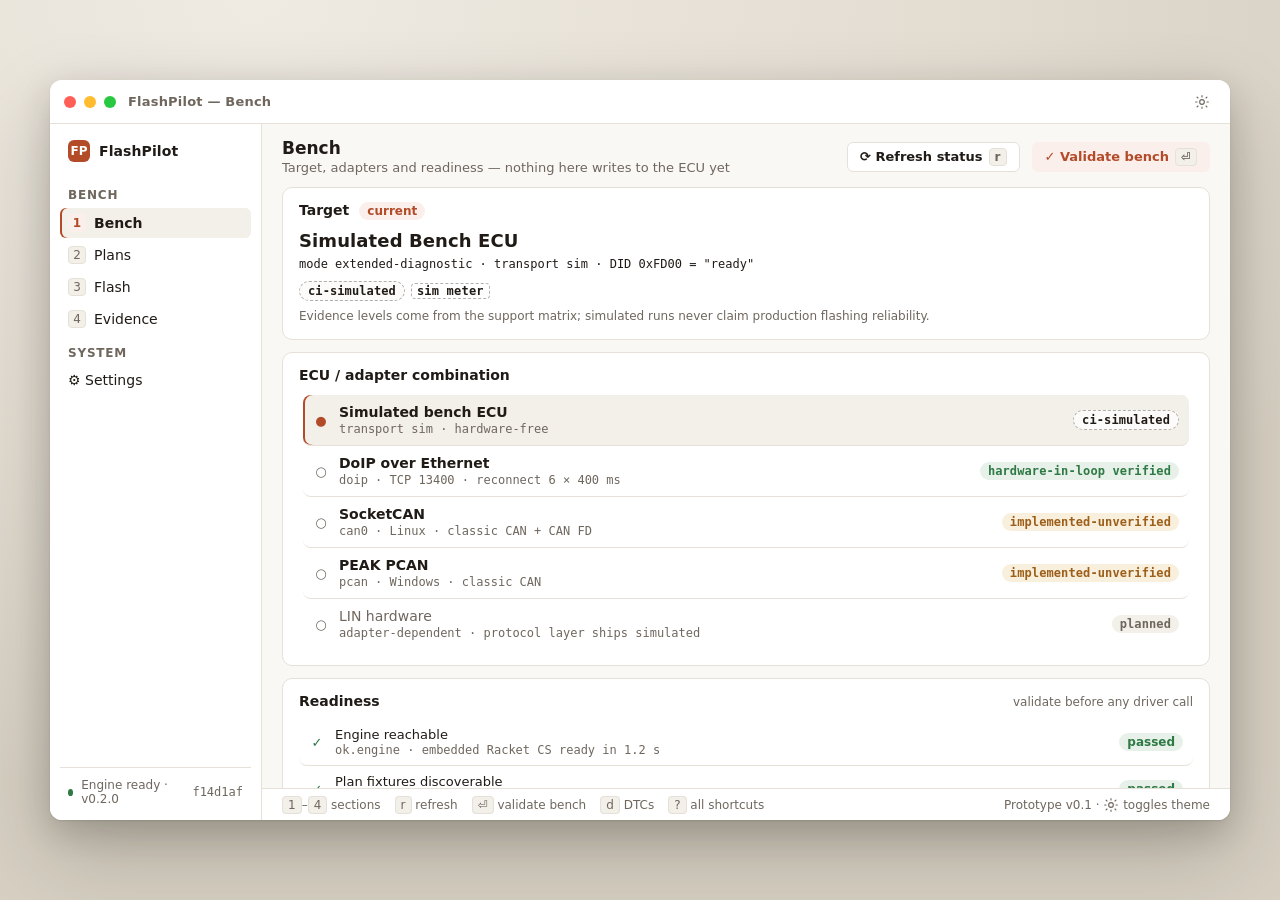
<file: design/index.html>
<!doctype html>
<html lang="zh-CN"><head><meta charset="utf-8"><meta name="viewport" content="width=device-width,initial-scale=1"><title>flashpilot — 原型</title><script>location.replace("prototype/bench.html"+location.search+location.hash)</script></head><body><a href="prototype/bench.html">打开 flashpilot</a></body></html>
</file>
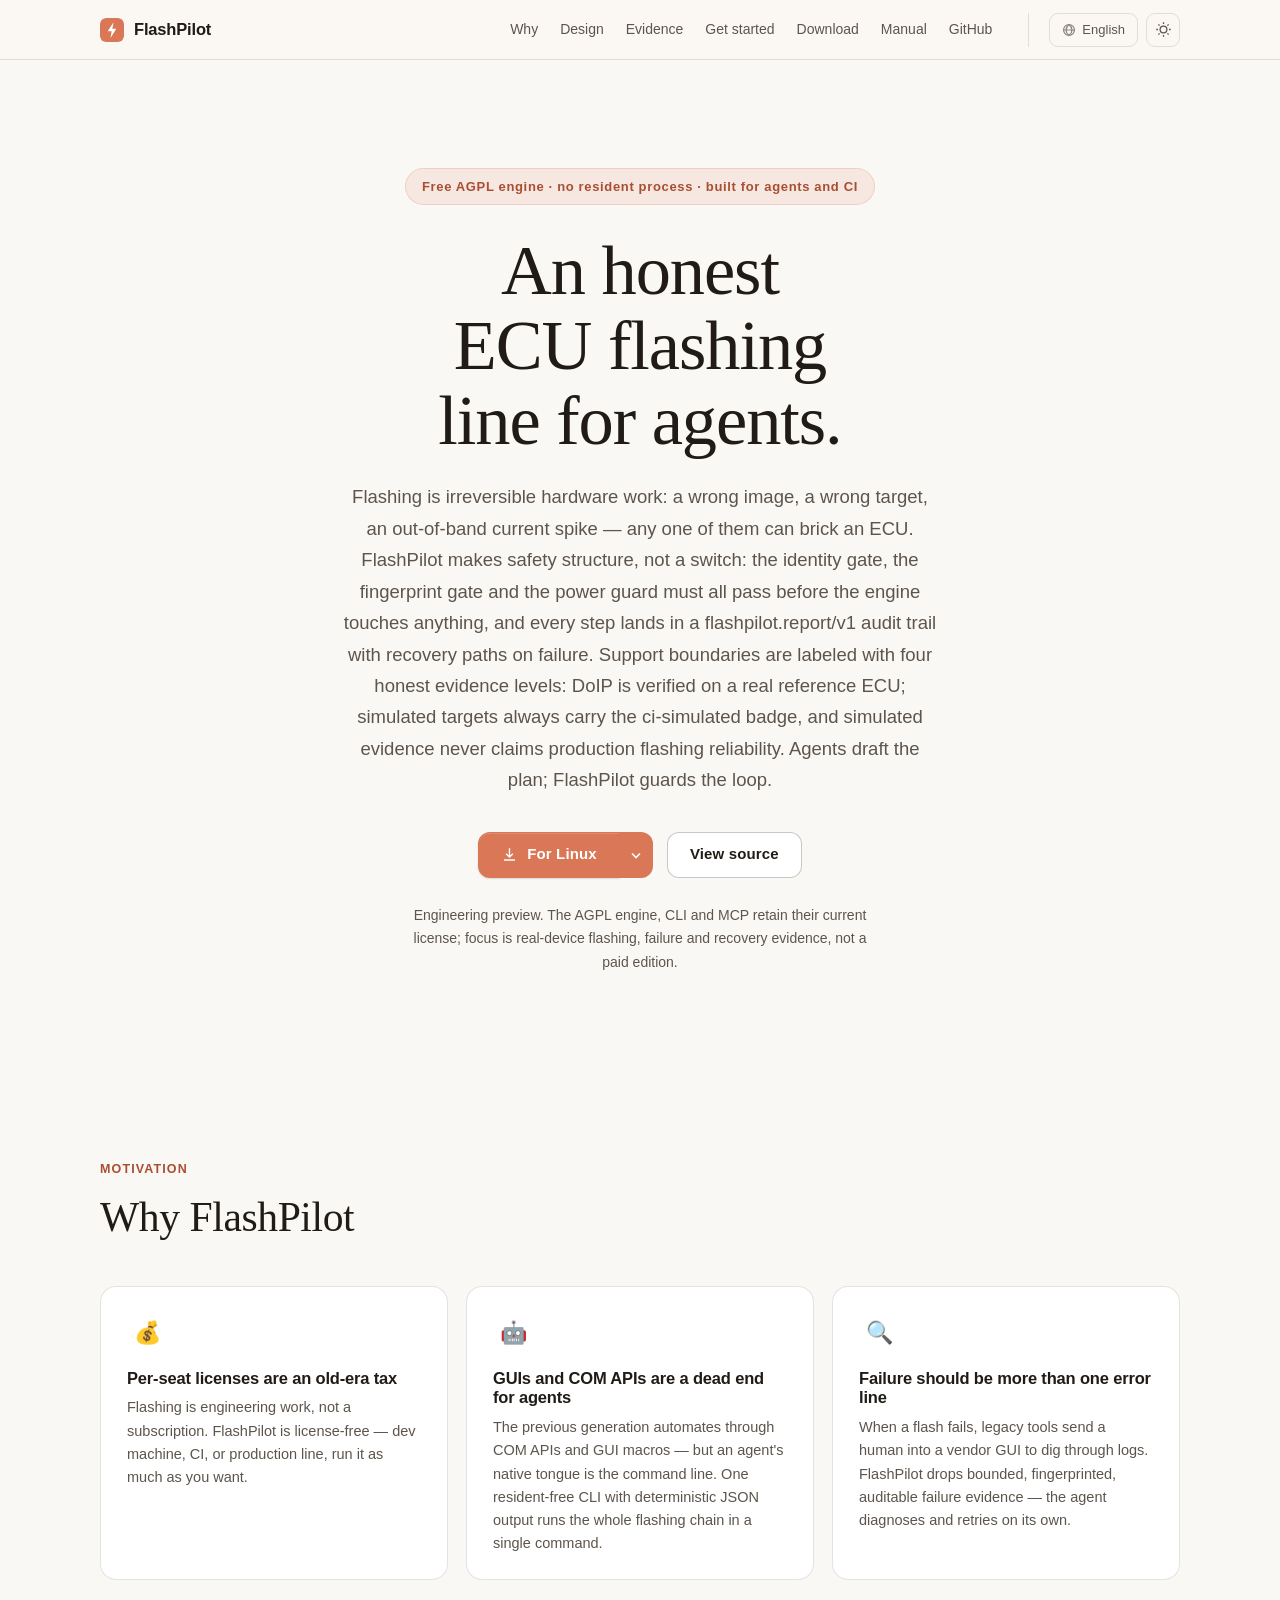
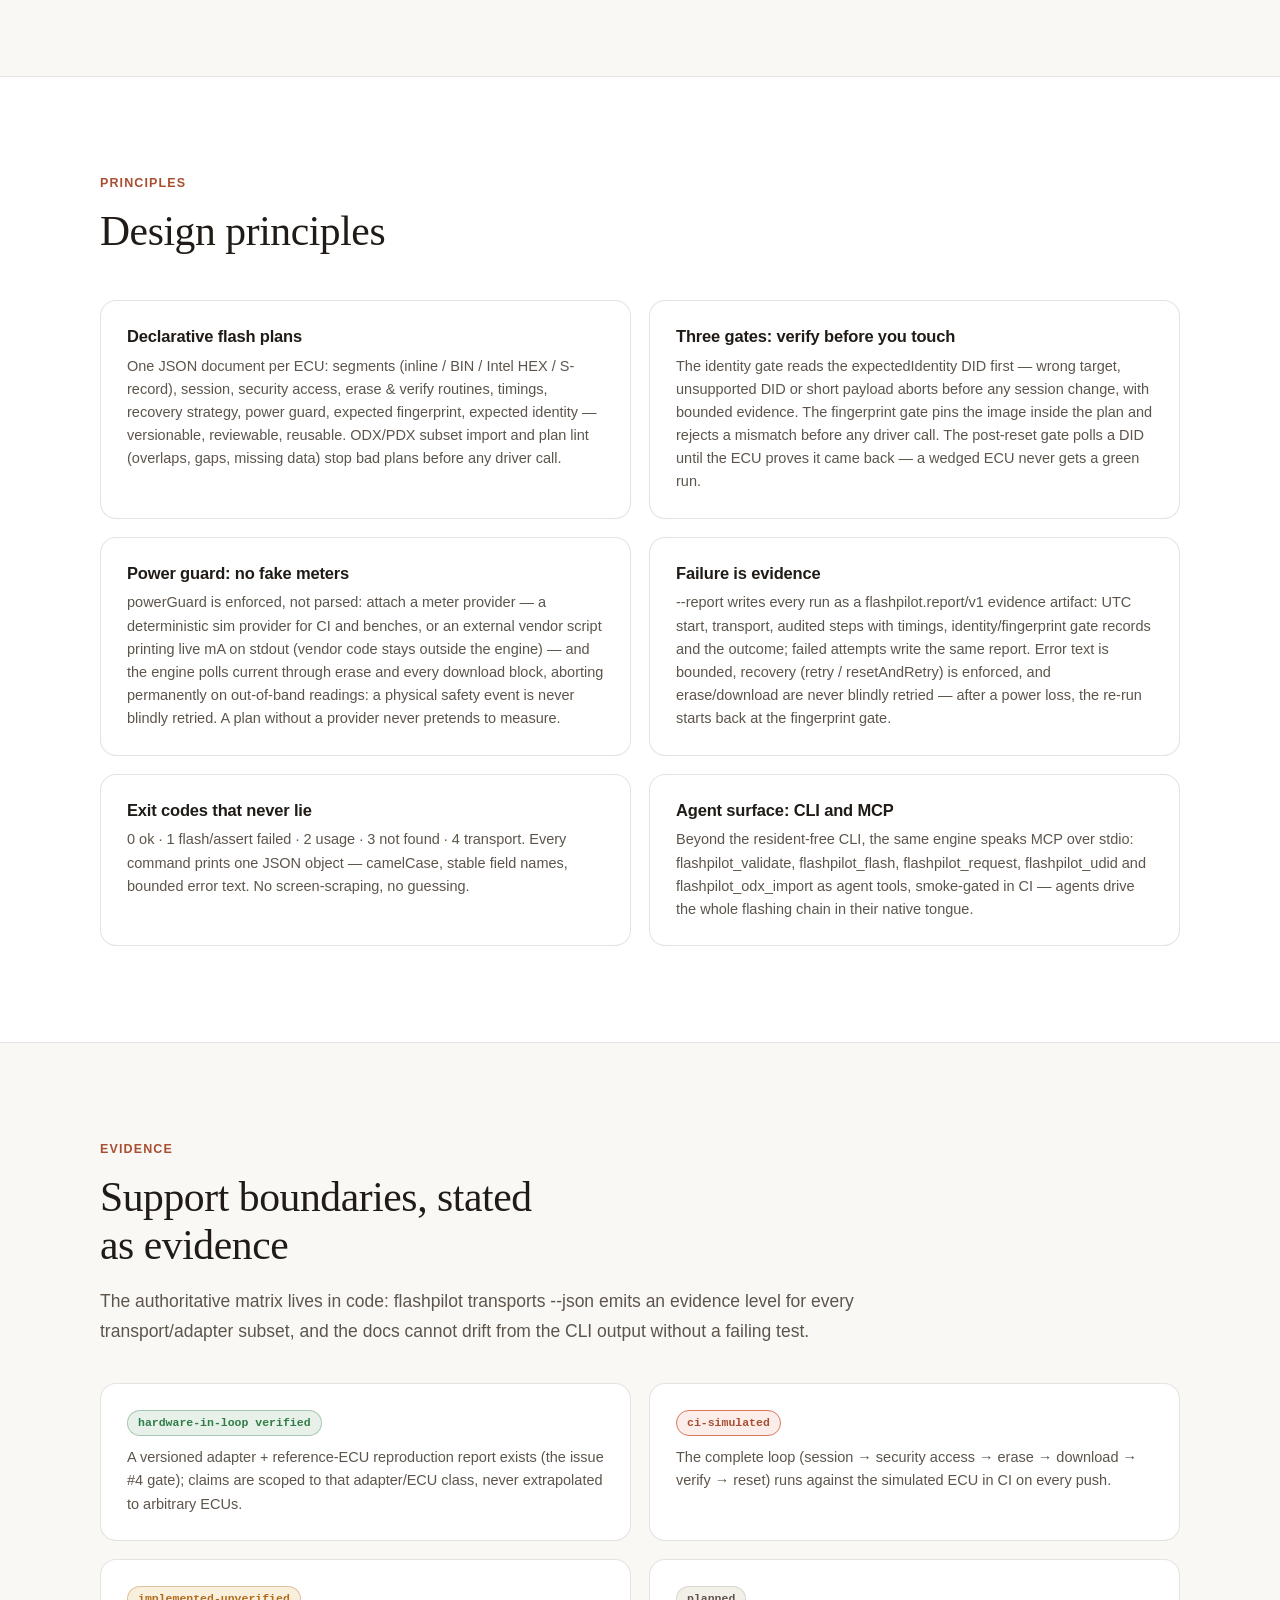
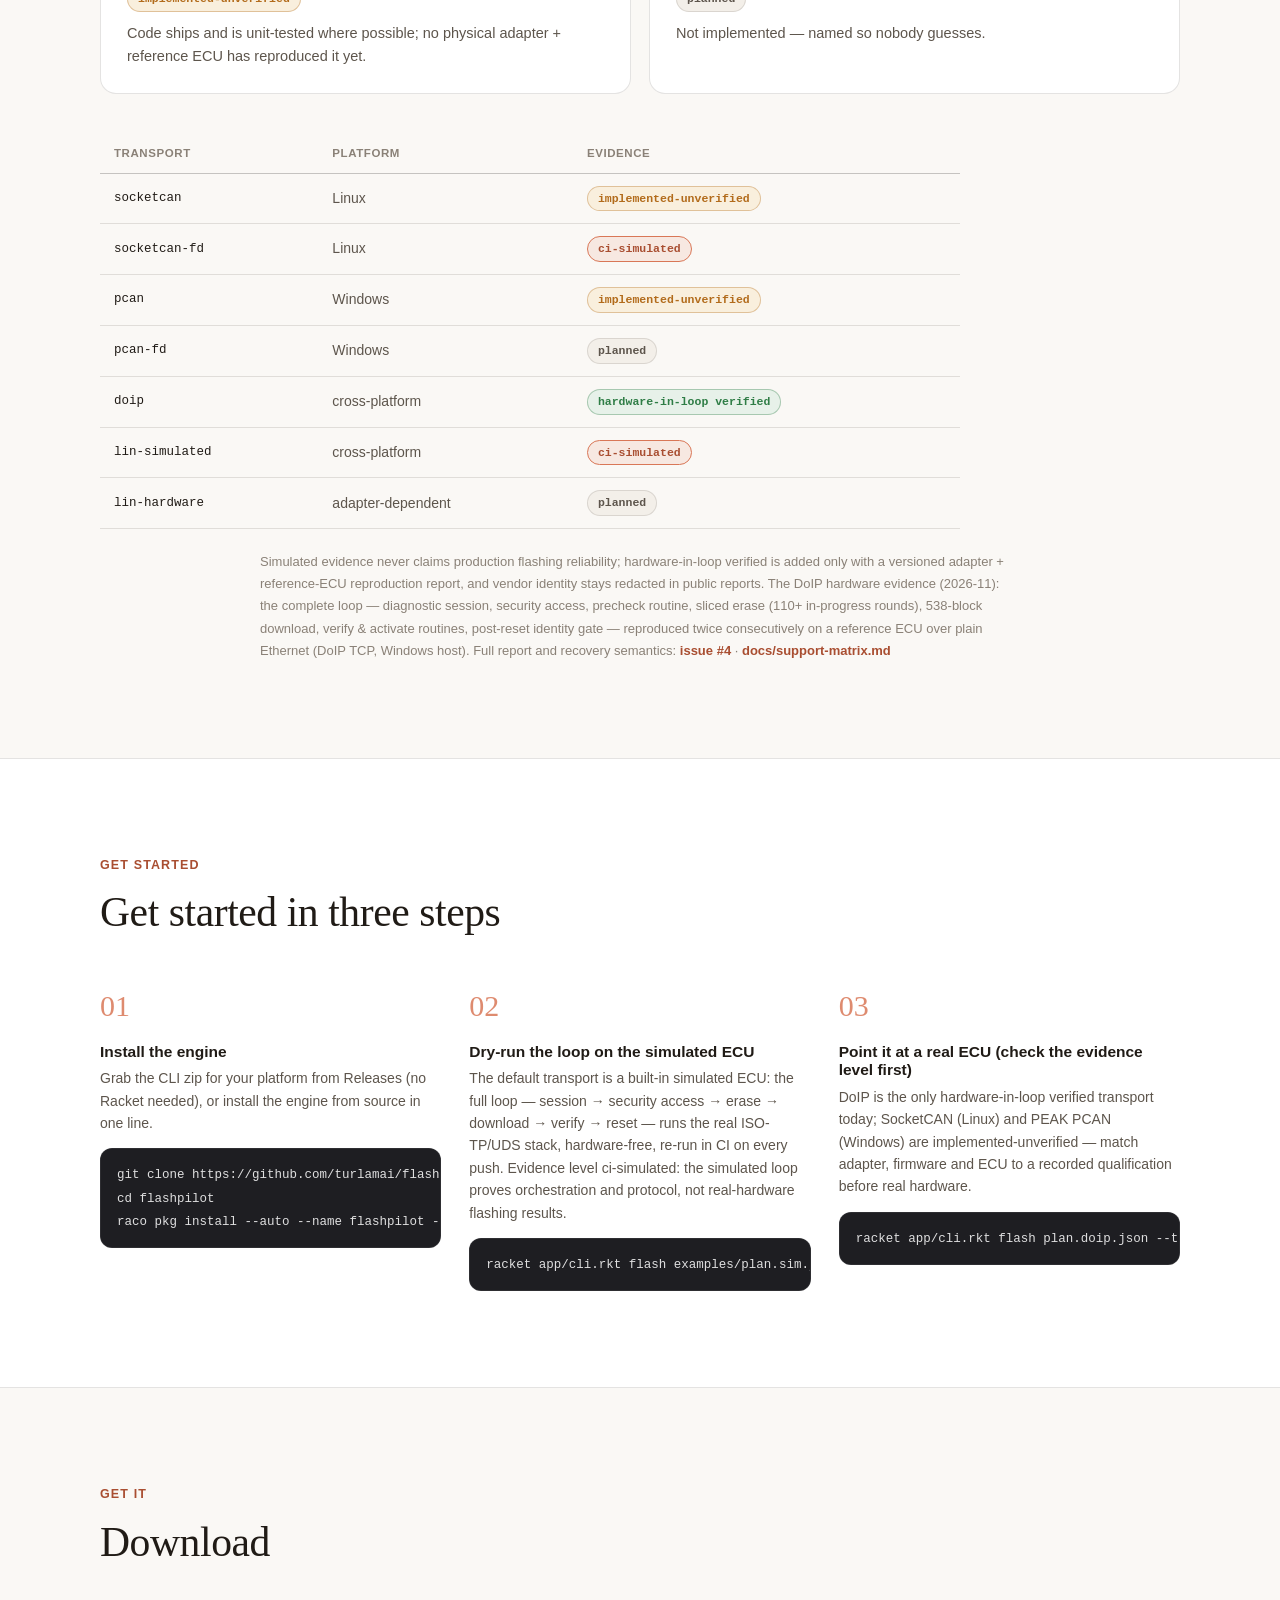
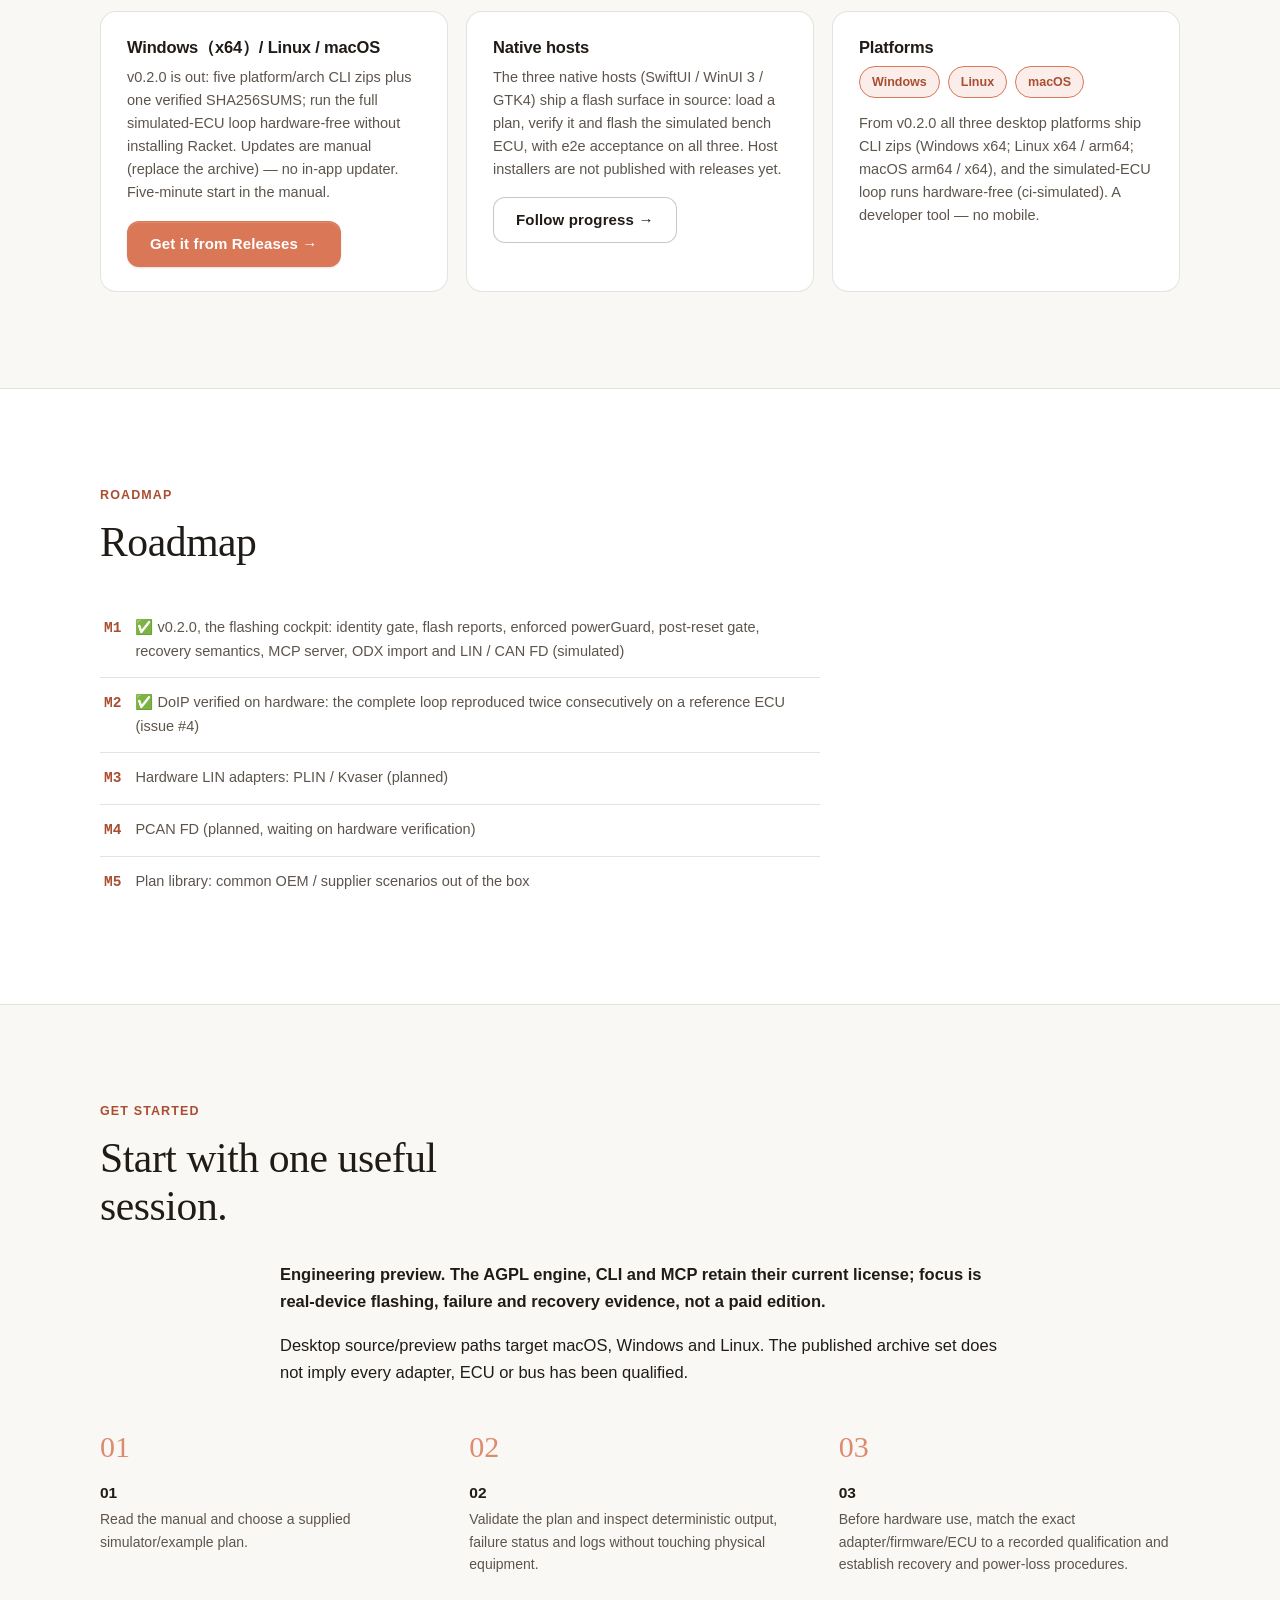
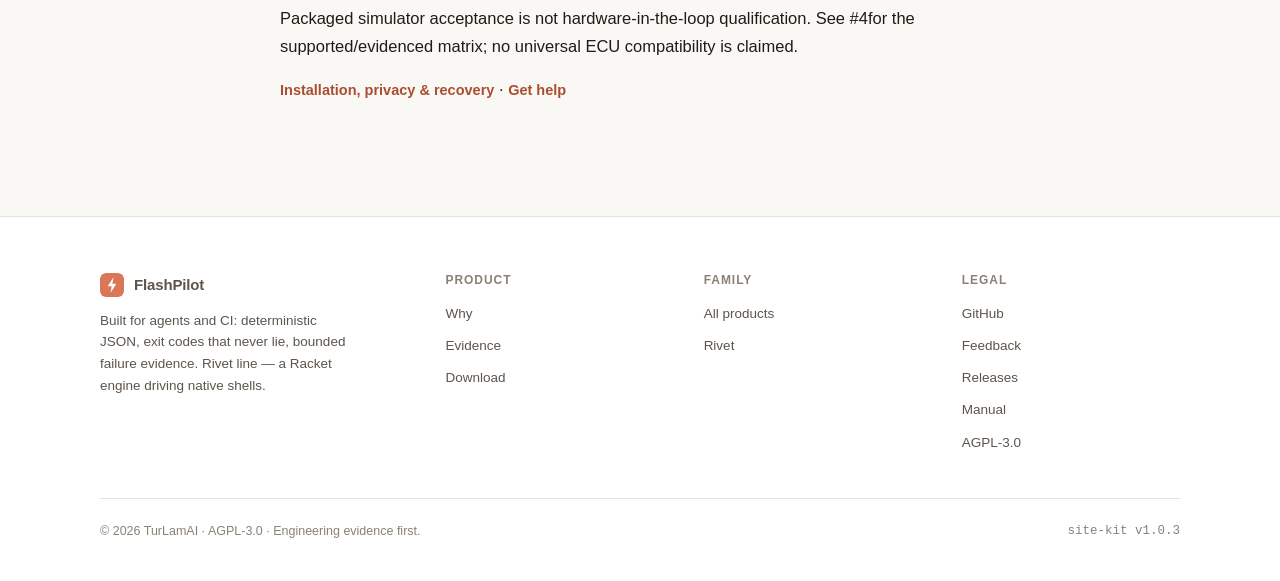
<file: site/index.html>
<!DOCTYPE html>
<html lang="zh-CN" data-kit-id="flashpilot" data-kit-lang-key="flashpilot-lang">

<head>
    <meta charset="UTF-8">
    <meta name="viewport" content="width=device-width, initial-scale=1.0">
    <title>FlashPilot — Agent 原生的 ECU 刷写</title>
    <meta name="description" content="FlashPilot：AGPL 引擎免费、为编码 agent 与 CI 而生的声明式 ECU 刷写工具。身份门、指纹门、电源守卫三道门禁，flashpilot.report/v1 审计证据链，四级证据矩阵诚实标注支持边界——DoIP 已在参考 ECU 上真机验证。UDS over CAN（ISO-TP）/ DoIP / LIN。">
    <link rel="canonical" href="https://flashpilot.jrtx.site/">
    <meta name="theme-color" content="#D97757">
    <meta property="og:type" content="website">
    <meta property="og:site_name" content="FlashPilot">
    <meta property="og:title" content="FlashPilot — Agent-native ECU flashing">
    <meta property="og:description" content="A declarative ECU flashing tool with a free AGPL engine, built for coding agents and CI: identity, fingerprint and power-guard gates, flashpilot.report/v1 audit evidence, and a four-level evidence matrix that states the support boundary honestly — DoIP verified on a real reference ECU. UDS over CAN (ISO-TP) / DoIP / LIN.">
    <meta property="og:url" content="https://flashpilot.jrtx.site/">
    <meta name="twitter:card" content="summary">
    <meta name="twitter:title" content="FlashPilot — Agent-native ECU flashing">
    <meta name="twitter:description" content="A declarative ECU flashing tool with a free AGPL engine, built for coding agents and CI: identity, fingerprint and power-guard gates, flashpilot.report/v1 audit evidence, and a four-level evidence matrix that states the support boundary honestly — DoIP verified on a real reference ECU. UDS over CAN (ISO-TP) / DoIP / LIN.">

    <!-- Theme + language pre-paint: apply before first paint, no flash.
         Storage keys carry forward from the previous flashpilot homepage. -->
    <script>
        (function () {
            var t;
            try { t = localStorage.getItem('flashpilot-theme'); } catch (e) {}
            if (t !== 'dark' && t !== 'light') {
                t = window.matchMedia && matchMedia('(prefers-color-scheme: dark)').matches ? 'dark' : 'light';
            }
            document.documentElement.dataset.theme = t;
            var l;
            try { l = localStorage.getItem('flashpilot-lang'); } catch (e) {}
            if (l !== 'zh' && l !== 'en') {
                l = (navigator.language || 'zh').toLowerCase().indexOf('zh') === 0 ? 'zh' : 'en';
            }
            document.documentElement.lang = l === 'zh' ? 'zh-CN' : 'en';
        })();
    </script>

    <link rel="icon" type="image/svg+xml" href="data:image/svg+xml,%3Csvg xmlns='http://www.w3.org/2000/svg' viewBox='0 0 512 512'%3E%3Crect width='512' height='512' rx='115' fill='%23D97757'/%3E%3Cpath d='M288 88 L164 284 L248 284 L224 424 L348 228 L264 228 Z' fill='%23FFFFFF'/%3E%3C/svg%3E">
    <link rel="stylesheet" href="family.css">
    <link rel="stylesheet" href="site.css">
    <link rel="preload" href="fonts/newsreader-latin-var.woff2" as="font" type="font/woff2" crossorigin>
    <link rel="preload" href="fonts/inter-latin-var.woff2" as="font" type="font/woff2" crossorigin>
    <script src="family.js" defer></script>
</head>

<body>
    <header class="kit-nav">
        <div class="kit-container kit-nav-inner">
            <a class="kit-brand" href="#">
                <svg class="kit-brand-mark" viewBox="0 0 512 512" aria-hidden="true"><rect width="512" height="512" rx="115" fill="#D97757"/><path d="M288 88 L164 284 L248 284 L224 424 L348 228 L264 228 Z" fill="#FFFFFF"/></svg>
                <span>FlashPilot</span>
            </a>
            <nav class="kit-nav-links">
                <a href="#why" data-i18n="nav.why">为什么需要</a>
                <a href="#design" data-i18n="nav.design">设计原则</a>
                <a href="#evidence" data-i18n="nav.evidence">证据矩阵</a>
                <a href="#start" data-i18n="nav.start">三步开始</a>
                <a href="#download" data-i18n="nav.download">下载</a>
                <a href="https://github.com/turlamai/flashpilot/blob/main/docs/USER-GUIDE.zh-CN.md" data-zh-href="https://github.com/turlamai/flashpilot/blob/main/docs/USER-GUIDE.zh-CN.md" data-en-href="https://github.com/turlamai/flashpilot/blob/main/docs/USER-GUIDE.md" data-i18n="nav.guide">手册</a>
                <a href="https://github.com/turlamai/flashpilot" data-i18n="nav.github">GitHub</a>
            </nav>
            <div class="kit-nav-actions">
                <div class="kit-lang">
                    <button class="kit-lang-btn" type="button" aria-haspopup="true" aria-expanded="false">
                        <svg viewBox="0 0 16 16" fill="none" stroke="currentColor" stroke-width="1.4" aria-hidden="true"><circle cx="8" cy="8" r="6.2"/><path d="M1.8 8h12.4M8 1.8c-4.6 4-4.6 8.4 0 12.4 4.6-4 4.6-8.4 0-12.4z"/></svg>
                        <span class="kit-lang-current">简体中文</span>
                    </button>
                    <ul class="kit-lang-menu">
                        <li><button type="button" data-kit-lang="zh">简体中文</button></li>
                        <li><button type="button" data-kit-lang="en">English</button></li>
                    </ul>
                </div>
                <button class="kit-icon-btn kit-theme-toggle" type="button" aria-pressed="false" aria-label="Theme">
                    <svg class="kit-icon-sun" viewBox="0 0 20 20" fill="none" stroke="currentColor" stroke-width="1.5" aria-hidden="true"><circle cx="10" cy="10" r="4"/><path d="M10 1.5v2M10 16.5v2M1.5 10h2M16.5 10h2M4 4l1.4 1.4M14.6 14.6L16 16M16 4l-1.4 1.4M5.4 14.6L4 16"/></svg>
                    <svg class="kit-icon-moon" viewBox="0 0 20 20" fill="none" stroke="currentColor" stroke-width="1.5" aria-hidden="true"><path d="M16.5 12.2A7 7 0 0 1 7.8 3.5a7 7 0 1 0 8.7 8.7z"/></svg>
                </button>
            </div>
        </div>
    </header>

    <main>
        <!-- Hero -->
        <section class="kit-hero">
            <div class="kit-container">
                <span class="kit-eyebrow" data-i18n="kicker">AGPL 引擎免费 · 无常驻进程 · 为 agent 与 CI 而生</span>
                <h1><span data-i18n="hero-title">给 agent 一条诚实的 ECU 烧录线。</span></h1>
                <p class="kit-lead" data-i18n="hero-lede">刷写是不可逆的硬件操作：刷错镜像、擦错目标、电流越界，任何一步都可能变砖。FlashPilot 把安全做成结构而非开关——身份门、指纹门、电源守卫三道门禁依次通过才允许动手，全程落成 flashpilot.report/v1 审计证据，失败自带恢复路径。支持边界以四级证据徽标公开标注：DoIP 已在参考 ECU 上真机验证；仿真目标永远带 ci-simulated 徽标，仿真证据永不宣称生产刷写可靠性。agent 起草计划，FlashPilot 守住闭环。</p>
                <div class="kit-btn-row">
                    <div class="kit-dl">
                        <a class="kit-btn kit-btn--primary" data-kit-dl-primary href="https://github.com/turlamai/flashpilot/releases/latest">
                            <svg viewBox="0 0 20 20" fill="none" stroke="currentColor" stroke-width="1.6" aria-hidden="true"><path d="M10 2.5v10M6 9l4 4 4-4M3.5 16.5h13"/></svg>
                            <span class="kit-dl-label" data-i18n="dl.generic">获取 FlashPilot</span>
                        </a>
                        <button class="kit-dl-caret" type="button" aria-haspopup="true" aria-expanded="false" aria-label="All platforms">
                            <svg viewBox="0 0 14 14" fill="none" stroke="currentColor" stroke-width="1.6" aria-hidden="true"><path d="M3 5.5L7 9.5l4-4"/></svg>
                        </button>
                        <ul class="kit-dl-menu">
                            <li><a href="https://github.com/turlamai/flashpilot/releases/latest" data-kit-dl="mac"><span class="kit-dl-os" data-i18n="dl.mac">macOS 版</span><span class="kit-dl-kind">.zip</span></a></li>
                            <li><a href="https://github.com/turlamai/flashpilot/releases/latest" data-kit-dl="win"><span class="kit-dl-os" data-i18n="dl.win">Windows 版</span><span class="kit-dl-kind">.zip</span></a></li>
                            <li><a href="https://github.com/turlamai/flashpilot/releases/latest" data-kit-dl="linux"><span class="kit-dl-os" data-i18n="dl.linux">Linux 版</span><span class="kit-dl-kind">.zip</span></a></li>
                            <li class="kit-dl-note kit-hidden" data-kit-dl-note data-i18n="dl.note">移动端与未知平台请前往 Releases 页面选取对应安装包。</li>
                        </ul>
                    </div>
                    <a class="kit-btn kit-btn--secondary" href="https://github.com/turlamai/flashpilot" data-i18n="hero.source">查看源码</a>
                </div>
                <p class="hero-availability" data-i18n="hero.availability">工程预览。AGPL 引擎、CLI 与 MCP 继续按现有许可证使用；当前聚焦真实设备的刷写、失败与恢复验证，不规划收费版。</p>
            </div>
        </section>

        <!-- Why -->
        <section id="why" class="kit-section">
            <div class="kit-container">
                <span class="kit-kicker" data-i18n="why.kicker">动机</span>
                <h2 class="kit-h2" data-i18n="why-title">为什么做 FlashPilot</h2>
                <div class="kit-grid kit-grid--3" style="margin-top: 44px;">
                    <div class="kit-card">
                        <span class="kit-card-icon emoji">💰</span>
                        <h3 data-i18n="w1-title">授权费是旧时代的税</h3>
                        <p data-i18n="w1-body">刷写是工程活，不该按席位订阅。FlashPilot 免授权费，从开发机到 CI 到产线，想跑多少跑多少。</p>
                    </div>
                    <div class="kit-card">
                        <span class="kit-card-icon emoji">🤖</span>
                        <h3 data-i18n="w2-title">GUI 和 COM API，agent 开不动</h3>
                        <p data-i18n="w2-body">上一代工具的自动化入口是 COM API 和 GUI 宏——agent 的母语是命令行。无常驻进程的 CLI、确定性 JSON 输出，一条命令跑完整条烧录链。</p>
                    </div>
                    <div class="kit-card">
                        <span class="kit-card-icon emoji">🔍</span>
                        <h3 data-i18n="w3-title">失败不该是一句报错</h3>
                        <p data-i18n="w3-body">刷写失败时，传统工具让人开厂商工具翻日志。FlashPilot 落下有界、带指纹、可审计的失败证据，agent 自己诊断、自己重试，不用人插手。</p>
                    </div>
                </div>
            </div>
        </section>

        <!-- Design principles -->
        <section id="design" class="kit-section kit-section--alt">
            <div class="kit-container">
                <span class="kit-kicker" data-i18n="design.kicker">原则</span>
                <h2 class="kit-h2" data-i18n="design-title">设计原则</h2>
                <div class="kit-grid kit-grid--2" style="margin-top: 44px;">
                    <div class="kit-card">
                        <h3 data-i18n="p1-title">声明式烧录计划</h3>
                        <p data-i18n="p1-body">一份 JSON 描述一个 ECU：段（内联 / BIN / Intel HEX / S-record）、会话、安全访问、擦写校验例程、时序、恢复策略、电源守卫、期望指纹、身份期望——可版本化、可评审、可复用。ODX/PDX 子集导入与计划 lint（段重叠、空洞、缺数据）在任何驱动调用之前拦住坏计划。</p>
                    </div>
                    <div class="kit-card">
                        <h3 data-i18n="p2-title">三道门禁，先验证后动手</h3>
                        <p data-i18n="p2-body">身份门先读 expectedIdentity DID——目标不对、DID 不支持、载荷不足，都在任何会话变更之前中止并留下有界证据；指纹门把镜像钉死在计划里，指纹不对在任何驱动调用之前拒绝；复位后确认门轮询 DID，直到 ECU 证明它回来了——卡死的 ECU 拿不到绿灯。</p>
                    </div>
                    <div class="kit-card">
                        <h3 data-i18n="p3-title">电源守卫：真表才测量</h3>
                        <p data-i18n="p3-body">powerGuard 是强制执行的条款：接入电表 provider——CI 与台架用确定性仿真 provider，真机接外部 vendor 脚本实时输出 mA，厂商代码留在引擎之外——擦除与每个下载块期间轮询电流，越界即永久中止：物理安全事件绝不盲目重试。没有 provider 的计划不假装测量。</p>
                    </div>
                    <div class="kit-card">
                        <h3 data-i18n="p4-title">失败即证据</h3>
                        <p data-i18n="p4-body">--report 把每次刷写写成 flashpilot.report/v1 证据工件：UTC 起始、传输、带耗时的审计步骤、身份/指纹门记录与结局；失败的尝试落同一份报告。错误文本有界，恢复策略 retry / resetAndRetry 强制执行，擦除与下载永不盲目重试——断电重跑从指纹门重新开始。</p>
                    </div>
                    <div class="kit-card">
                        <h3 data-i18n="p5-title">退出码永不撒谎</h3>
                        <p data-i18n="p5-body">0 成功 · 1 刷写/断言失败 · 2 用法错误 · 3 未找到 · 4 传输错误；每条命令打印一个 JSON 对象——camelCase、字段名稳定、错误文本有界，不用抓屏去猜。</p>
                    </div>
                    <div class="kit-card">
                        <h3 data-i18n="p6-title">Agent 界面：CLI 与 MCP</h3>
                        <p data-i18n="p6-body">无常驻进程 CLI 之外，同一引擎讲 stdio MCP：flashpilot_validate / flashpilot_flash / flashpilot_request / flashpilot_udid / flashpilot_odx_import 五个 agent 工具，CI 冒烟测试守住接口面——agent 用母语跑完整条烧录链。</p>
                    </div>
                </div>
            </div>
        </section>

        <!-- Evidence matrix -->
        <section id="evidence" class="kit-section">
            <div class="kit-container">
                <span class="kit-kicker" data-i18n="ev.kicker">证据</span>
                <h2 class="kit-h2" data-i18n="ev-title">支持边界，按证据说话</h2>
                <p class="kit-lead" style="max-width: 760px; margin-top: 18px;" data-i18n="ev-lede">支持矩阵的权威载体是代码：flashpilot transports --json 输出每个传输/适配器子集的证据级别；文档与 CLI 输出由测试锁死，不会漂移。</p>
                <div class="kit-grid kit-grid--2" style="margin-top: 36px;">
                    <div class="kit-card">
                        <p class="lvl-row"><span class="chip lvl lvl-hil">hardware-in-loop verified</span></p>
                        <p data-i18n="ev.l1-d">存在版本化适配器 + 参考 ECU 复现报告（issue #4 门禁）；宣称仅限该适配器/ECU 类别，绝不外推到任意 ECU。</p>
                    </div>
                    <div class="kit-card">
                        <p class="lvl-row"><span class="chip lvl lvl-sim">ci-simulated</span></p>
                        <p data-i18n="ev.l2-d">完整闭环（会话 → 安全访问 → 擦除 → 下载 → 校验 → 复位）在每次推送的 CI 中对仿真 ECU 运行。</p>
                    </div>
                    <div class="kit-card">
                        <p class="lvl-row"><span class="chip lvl lvl-iuv">implemented-unverified</span></p>
                        <p data-i18n="ev.l3-d">代码随源发布并尽可能单测；尚无实体适配器 + 参考 ECU 的复现报告。</p>
                    </div>
                    <div class="kit-card">
                        <p class="lvl-row"><span class="chip lvl lvl-plan">planned</span></p>
                        <p data-i18n="ev.l4-d">明示未实现，避免猜测。</p>
                    </div>
                </div>
                <div class="matrix-scroll">
                    <table class="matrix-table">
                        <thead>
                            <tr>
                                <th data-i18n="ev.th-transport">传输</th>
                                <th data-i18n="ev.th-platform">平台</th>
                                <th data-i18n="ev.th-evidence">证据级别</th>
                            </tr>
                        </thead>
                        <tbody>
                            <tr><td class="mono">socketcan</td><td>Linux</td><td><span class="chip lvl lvl-iuv">implemented-unverified</span></td></tr>
                            <tr><td class="mono">socketcan-fd</td><td>Linux</td><td><span class="chip lvl lvl-sim">ci-simulated</span></td></tr>
                            <tr><td class="mono">pcan</td><td>Windows</td><td><span class="chip lvl lvl-iuv">implemented-unverified</span></td></tr>
                            <tr><td class="mono">pcan-fd</td><td>Windows</td><td><span class="chip lvl lvl-plan">planned</span></td></tr>
                            <tr><td class="mono">doip</td><td data-i18n="ev.p-cross">跨平台</td><td><span class="chip lvl lvl-hil">hardware-in-loop verified</span></td></tr>
                            <tr><td class="mono">lin-simulated</td><td data-i18n="ev.p-cross">跨平台</td><td><span class="chip lvl lvl-sim">ci-simulated</span></td></tr>
                            <tr><td class="mono">lin-hardware</td><td data-i18n="ev.p-adapter">适配器相关</td><td><span class="chip lvl lvl-plan">planned</span></td></tr>
                        </tbody>
                    </table>
                </div>
                <p class="ev-note"><span data-i18n="ev-note">仿真证据永不宣称生产刷写可靠性；hardware-in-loop verified 仅随版本化适配器 + 参考 ECU 复现报告新增，公开报告中厂商身份一律脱敏。DoIP 真机证据（2026-11）：诊断会话、安全访问、预检例程、切片擦除（110+ 轮进行中）、538 块下载、校验与激活例程、复位后身份门的完整闭环，在参考 ECU 上经普通以太网（DoIP TCP、Windows 宿主）连续两次复现。完整报告与恢复语义：</span> <a href="https://github.com/turlamai/flashpilot/issues/4">issue #4</a> · <a href="https://github.com/turlamai/flashpilot/blob/main/docs/support-matrix.md">docs/support-matrix.md</a></p>
            </div>
        </section>

        <!-- Three steps -->
        <section id="start" class="kit-section kit-section--alt">
            <div class="kit-container">
                <span class="kit-kicker" data-i18n="start.kicker">上手</span>
                <h2 class="kit-h2" data-i18n="start-title">三步开始</h2>
                <div class="kit-steps" style="margin-top: 44px;">
                    <div class="kit-step">
                        <h3 data-i18n="s1-title">装上引擎</h3>
                        <p data-i18n="s1-body">从 Releases 下载对应平台的 CLI zip（免装 Racket），或从源码一行装好引擎与 CLI。</p>
                        <pre class="step-code"><code>git clone https://github.com/turlamai/flashpilot.git
cd flashpilot
raco pkg install --auto --name flashpilot --link racket</code></pre>
                    </div>
                    <div class="kit-step">
                        <h3 data-i18n="s2-title">仿真 ECU 空跑闭环</h3>
                        <p data-i18n="s2-body">默认传输是内置模拟 ECU：会话 → 安全访问 → 擦除 → 下载 → 校验 → 复位的完整闭环走真实实现的 ISO-TP/UDS 协议栈，全程免硬件，CI 每次推送复跑。证据级别 ci-simulated——仿真闭环验证的是编排与协议，不是真机刷写结果。</p>
                        <pre class="step-code"><code>racket app/cli.rkt flash examples/plan.sim.json</code></pre>
                    </div>
                    <div class="kit-step">
                        <h3 data-i18n="s3-title">指向真实 ECU（先看证据等级）</h3>
                        <p data-i18n="s3-body">DoIP 是当前唯一 hardware-in-loop verified 的传输；SocketCAN（Linux）与 PEAK PCAN（Windows）为 implemented-unverified——上真机前，把适配器、固件与 ECU 和资格记录对齐。</p>
                        <pre class="step-code"><code>racket app/cli.rkt flash plan.doip.json --transport doip --host 192.168.0.1</code></pre>
                    </div>
                </div>
            </div>
        </section>

        <!-- Download -->
        <section id="download" class="kit-section">
            <div class="kit-container">
                <span class="kit-kicker" data-i18n="download.kicker">获取</span>
                <h2 class="kit-h2" data-i18n="download-title">下载</h2>
                <div class="kit-grid kit-grid--3" style="margin-top: 44px;">
                    <div class="kit-card">
                        <h3>Windows（x64）/ Linux / macOS</h3>
                        <p data-i18n="dl-cli">v0.2.0 已发布：五个平台架构的 CLI zip 加一份核验过的 SHA256SUMS，免装 Racket 跑通模拟 ECU 全闭环；更新为手动替换压缩包，无内置升级器。五分钟上手见手册。</p>
                        <p class="card-cta"><a class="kit-btn kit-btn--primary" href="https://github.com/turlamai/flashpilot/releases/latest" data-i18n="dl-watch">前往 Releases →</a></p>
                    </div>
                    <div class="kit-card">
                        <h3 data-i18n="dl.host-title">原生宿主</h3>
                        <p data-i18n="dl-host">三平台原生宿主（SwiftUI / WinUI 3 / GTK4）已在源码内交付刷写面：加载计划、校验并对仿真台架 ECU 执行刷写，三端 e2e 验收通过；宿主安装包尚未随发布交付。</p>
                        <p class="card-cta"><a class="kit-btn kit-btn--secondary" href="https://github.com/turlamai/flashpilot" data-i18n="dl-progress">了解进展 →</a></p>
                    </div>
                    <div class="kit-card">
                        <h3 data-i18n="dl-platforms-title">平台</h3>
                        <p class="platform-row">
                            <span class="chip ok">Windows</span>
                            <span class="chip ok">Linux</span>
                            <span class="chip ok">macOS</span>
                        </p>
                        <p data-i18n="dl-platforms-body">v0.2.0 起三平台 CLI 均已发布（Windows x64；Linux x64 / arm64；macOS arm64 / x64），模拟 ECU 全链路免硬件可跑（ci-simulated）。这是开发者工具，不做移动端。</p>
                    </div>
                </div>
            </div>
        </section>

        <!-- Roadmap -->
        <section class="kit-section kit-section--alt" id="roadmap">
            <div class="kit-container">
                <span class="kit-kicker" data-i18n="roadmap.kicker">路线</span>
                <h2 class="kit-h2" data-i18n="roadmap-title">路线图</h2>
                <ul class="roadmap-list">
                    <li><strong>M1</strong><span data-i18n="rm1">✅ v0.2.0 刷写驾驶舱已交付：身份门、flash 报告、强制 powerGuard、复位后确认门、恢复语义、MCP server、ODX 导入与 LIN / CAN FD（仿真）</span></li>
                    <li><strong>M2</strong><span data-i18n="rm2">✅ DoIP 真机验证完成：完整闭环在参考 ECU 上连续两次复现（issue #4）</span></li>
                    <li><strong>M3</strong><span data-i18n="rm3">硬件 LIN 适配器：PLIN / Kvaser（planned）</span></li>
                    <li><strong>M4</strong><span data-i18n="rm4">PCAN FD：等待硬件验证（planned）</span></li>
                    <li><strong>M5</strong><span data-i18n="rm5">烧录计划库：常见 OEM / 供应商场景开箱即用</span></li>
                </ul>
            </div>
        </section>

        <!-- Adoption -->
        <section class="kit-section" id="start-here">
            <div class="kit-container">
                <span class="kit-kicker" data-i18n="adoption.kicker">开始使用</span>
                <h2 class="kit-h2" data-i18n="adoption.title">从一次有效使用开始。</h2>
                <div class="kit-prose adoption-prose">
                    <p class="adoption-status" data-i18n="adoption.status">工程预览。AGPL 引擎、CLI 与 MCP 继续按现有许可证使用；当前聚焦真实设备的刷写、失败与恢复验证，不规划收费版。</p>
                    <p data-i18n="adoption.p1">桌面源码和预览路径面向 macOS、Windows、Linux。发布压缩包不表示所有适配器、ECU 和总线均已合格。</p>
                </div>
                <div class="kit-steps" style="margin-top: 36px;">
                    <div class="kit-step">
                        <h3>01</h3>
                        <p data-i18n="adoption.s1">先阅读手册，选择随库提供的模拟器和示例计划。</p>
                    </div>
                    <div class="kit-step">
                        <h3>02</h3>
                        <p data-i18n="adoption.s2">先在不接触真实设备的情况下验证计划，检查确定性输出、失败状态和日志。</p>
                    </div>
                    <div class="kit-step">
                        <h3>03</h3>
                        <p data-i18n="adoption.s3">使用真实硬件前，将适配器、固件、ECU 与具体资格记录匹配，并建立恢复与断电处理流程。</p>
                    </div>
                </div>
                <div class="kit-prose adoption-prose">
                    <p class="adoption-limits"><span data-i18n="adoption.limits-a">打包模拟器验收不等于硬件在环资格。支持与证据矩阵见</span> <a href="https://github.com/turlamai/flashpilot/issues/4">#4</a><span data-i18n="adoption.limits-b">；不承诺通用 ECU 兼容。</span></p>
                    <p class="start-links"><a href="https://github.com/turlamai/flashpilot/blob/main/docs/USER-GUIDE.md" data-zh-href="https://github.com/turlamai/flashpilot/blob/main/docs/USER-GUIDE.zh-CN.md" data-en-href="https://github.com/turlamai/flashpilot/blob/main/docs/USER-GUIDE.md" data-i18n="adoption.link">安装、隐私与恢复</a> · <a href="https://github.com/turlamai/flashpilot/issues" data-i18n="adoption.help">反馈与帮助</a></p>
                </div>
            </div>
        </section>
    </main>

    <footer class="kit-footer">
        <div class="kit-container">
            <div class="kit-footer-grid">
                <div>
                    <a class="kit-brand" href="#">
                        <svg class="kit-brand-mark" viewBox="0 0 512 512" aria-hidden="true"><rect width="512" height="512" rx="115" fill="#D97757"/><path d="M288 88 L164 284 L248 284 L224 424 L348 228 L264 228 Z" fill="#FFFFFF"/></svg>
                        <span>FlashPilot</span>
                    </a>
                    <p class="kit-footer-tagline" data-i18n="footer.tagline">为 agent 与 CI 而生：确定性 JSON、稳定退出码、有界失败证据。Rivet 线——Racket 引擎驱动原生壳。</p>
                </div>
                <div>
                    <h4 data-i18n="footer.product">产品</h4>
                    <ul>
                        <li><a href="#why" data-i18n="nav.why">为什么需要</a></li>
                        <li><a href="#evidence" data-i18n="nav.evidence">证据矩阵</a></li>
                        <li><a href="#download" data-i18n="nav.download">下载</a></li>
                    </ul>
                </div>
                <div>
                    <h4 data-i18n="footer.family">家族</h4>
                    <ul>
                        <li><a href="https://jrtx.site/" data-i18n="footer.portal">全部产品</a></li>
                        <li><a href="https://rivet.jrtx.site/">Rivet</a></li>
                    </ul>
                </div>
                <div>
                    <h4 data-i18n="footer.legal">条款</h4>
                    <ul>
                        <li><a href="https://github.com/turlamai/flashpilot">GitHub</a></li>
                        <li><a href="https://github.com/turlamai/flashpilot/issues" data-i18n="footer.issues">反馈</a></li>
                        <li><a href="https://github.com/turlamai/flashpilot/releases" data-i18n="footer.releases">发布与更新</a></li>
                        <li><a href="https://github.com/turlamai/flashpilot/blob/main/docs/USER-GUIDE.zh-CN.md" data-zh-href="https://github.com/turlamai/flashpilot/blob/main/docs/USER-GUIDE.zh-CN.md" data-en-href="https://github.com/turlamai/flashpilot/blob/main/docs/USER-GUIDE.md" data-i18n="nav.guide">手册</a></li>
                        <li><a href="https://github.com/turlamai/flashpilot/blob/main/LICENSE" data-i18n="footer.license">AGPL-3.0</a></li>
                    </ul>
                </div>
            </div>
            <div class="kit-footer-bottom">
                <span data-i18n="footer.copyright">© 2026 TurLamAI · AGPL-3.0 · 工程证据优先。</span>
                <span class="kit-mono">site-kit v1.0.3</span>
            </div>
        </div>
    </footer>

    <!-- Dictionaries: zh canonical, en complete. -->
    <script type="application/json" id="kit-i18n">{
  "__meta__": {
    "zh": {
      "title": "FlashPilot — Agent 原生的 ECU 刷写",
      "description": "FlashPilot：AGPL 引擎免费、为编码 agent 与 CI 而生的声明式 ECU 刷写工具。身份门、指纹门、电源守卫三道门禁，flashpilot.report/v1 审计证据链，四级证据矩阵诚实标注支持边界——DoIP 已在参考 ECU 上真机验证。UDS over CAN（ISO-TP）/ DoIP / LIN。"
    },
    "en": {
      "title": "FlashPilot — Agent-native ECU flashing",
      "description": "A declarative ECU flashing tool with a free AGPL engine, built for coding agents and CI: identity, fingerprint and power-guard gates, flashpilot.report/v1 audit evidence, and a four-level evidence matrix that states the support boundary honestly — DoIP verified on a real reference ECU. UDS over CAN (ISO-TP) / DoIP / LIN."
    }
  },
  "zh": {
    "nav.why": "为什么需要",
    "nav.design": "设计原则",
    "nav.evidence": "证据矩阵",
    "nav.start": "三步开始",
    "nav.download": "下载",
    "nav.guide": "手册",
    "nav.github": "GitHub",
    "kicker": "AGPL 引擎免费 · 无常驻进程 · 为 agent 与 CI 而生",
    "hero-title": "给 agent 一条诚实的 ECU 烧录线。",
    "hero-lede": "刷写是不可逆的硬件操作：刷错镜像、擦错目标、电流越界，任何一步都可能变砖。FlashPilot 把安全做成结构而非开关——身份门、指纹门、电源守卫三道门禁依次通过才允许动手，全程落成 flashpilot.report/v1 审计证据，失败自带恢复路径。支持边界以四级证据徽标公开标注：DoIP 已在参考 ECU 上真机验证；仿真目标永远带 ci-simulated 徽标，仿真证据永不宣称生产刷写可靠性。agent 起草计划，FlashPilot 守住闭环。",
    "hero.source": "查看源码",
    "hero.availability": "工程预览。AGPL 引擎、CLI 与 MCP 继续按现有许可证使用；当前聚焦真实设备的刷写、失败与恢复验证，不规划收费版。",
    "dl.mac": "macOS 版",
    "dl.win": "Windows 版",
    "dl.linux": "Linux 版",
    "dl.generic": "获取 FlashPilot",
    "dl.note": "移动端与未知平台请前往 Releases 页面选取对应安装包。",
    "why.kicker": "动机",
    "why-title": "为什么做 FlashPilot",
    "w1-title": "授权费是旧时代的税",
    "w1-body": "刷写是工程活，不该按席位订阅。FlashPilot 免授权费，从开发机到 CI 到产线，想跑多少跑多少。",
    "w2-title": "GUI 和 COM API，agent 开不动",
    "w2-body": "上一代工具的自动化入口是 COM API 和 GUI 宏——agent 的母语是命令行。无常驻进程的 CLI、确定性 JSON 输出，一条命令跑完整条烧录链。",
    "w3-title": "失败不该是一句报错",
    "w3-body": "刷写失败时，传统工具让人开厂商工具翻日志。FlashPilot 落下有界、带指纹、可审计的失败证据，agent 自己诊断、自己重试，不用人插手。",
    "design.kicker": "原则",
    "design-title": "设计原则",
    "p1-title": "声明式烧录计划",
    "p1-body": "一份 JSON 描述一个 ECU：段（内联 / BIN / Intel HEX / S-record）、会话、安全访问、擦写校验例程、时序、恢复策略、电源守卫、期望指纹、身份期望——可版本化、可评审、可复用。ODX/PDX 子集导入与计划 lint（段重叠、空洞、缺数据）在任何驱动调用之前拦住坏计划。",
    "p2-title": "三道门禁，先验证后动手",
    "p2-body": "身份门先读 expectedIdentity DID——目标不对、DID 不支持、载荷不足，都在任何会话变更之前中止并留下有界证据；指纹门把镜像钉死在计划里，指纹不对在任何驱动调用之前拒绝；复位后确认门轮询 DID，直到 ECU 证明它回来了——卡死的 ECU 拿不到绿灯。",
    "p3-title": "电源守卫：真表才测量",
    "p3-body": "powerGuard 是强制执行的条款：接入电表 provider——CI 与台架用确定性仿真 provider，真机接外部 vendor 脚本实时输出 mA，厂商代码留在引擎之外——擦除与每个下载块期间轮询电流，越界即永久中止：物理安全事件绝不盲目重试。没有 provider 的计划不假装测量。",
    "p4-title": "失败即证据",
    "p4-body": "--report 把每次刷写写成 flashpilot.report/v1 证据工件：UTC 起始、传输、带耗时的审计步骤、身份/指纹门记录与结局；失败的尝试落同一份报告。错误文本有界，恢复策略 retry / resetAndRetry 强制执行，擦除与下载永不盲目重试——断电重跑从指纹门重新开始。",
    "p5-title": "退出码永不撒谎",
    "p5-body": "0 成功 · 1 刷写/断言失败 · 2 用法错误 · 3 未找到 · 4 传输错误；每条命令打印一个 JSON 对象——camelCase、字段名稳定、错误文本有界，不用抓屏去猜。",
    "p6-title": "Agent 界面：CLI 与 MCP",
    "p6-body": "无常驻进程 CLI 之外，同一引擎讲 stdio MCP：flashpilot_validate / flashpilot_flash / flashpilot_request / flashpilot_udid / flashpilot_odx_import 五个 agent 工具，CI 冒烟测试守住接口面——agent 用母语跑完整条烧录链。",
    "ev.kicker": "证据",
    "ev-title": "支持边界，按证据说话",
    "ev-lede": "支持矩阵的权威载体是代码：flashpilot transports --json 输出每个传输/适配器子集的证据级别；文档与 CLI 输出由测试锁死，不会漂移。",
    "ev.l1-d": "存在版本化适配器 + 参考 ECU 复现报告（issue #4 门禁）；宣称仅限该适配器/ECU 类别，绝不外推到任意 ECU。",
    "ev.l2-d": "完整闭环（会话 → 安全访问 → 擦除 → 下载 → 校验 → 复位）在每次推送的 CI 中对仿真 ECU 运行。",
    "ev.l3-d": "代码随源发布并尽可能单测；尚无实体适配器 + 参考 ECU 的复现报告。",
    "ev.l4-d": "明示未实现，避免猜测。",
    "ev.th-transport": "传输",
    "ev.th-platform": "平台",
    "ev.th-evidence": "证据级别",
    "ev.p-cross": "跨平台",
    "ev.p-adapter": "适配器相关",
    "ev-note": "仿真证据永不宣称生产刷写可靠性；hardware-in-loop verified 仅随版本化适配器 + 参考 ECU 复现报告新增，公开报告中厂商身份一律脱敏。DoIP 真机证据（2026-11）：诊断会话、安全访问、预检例程、切片擦除（110+ 轮进行中）、538 块下载、校验与激活例程、复位后身份门的完整闭环，在参考 ECU 上经普通以太网（DoIP TCP、Windows 宿主）连续两次复现。完整报告与恢复语义：",
    "start.kicker": "上手",
    "start-title": "三步开始",
    "s1-title": "装上引擎",
    "s1-body": "从 Releases 下载对应平台的 CLI zip（免装 Racket），或从源码一行装好引擎与 CLI。",
    "s2-title": "仿真 ECU 空跑闭环",
    "s2-body": "默认传输是内置模拟 ECU：会话 → 安全访问 → 擦除 → 下载 → 校验 → 复位的完整闭环走真实实现的 ISO-TP/UDS 协议栈，全程免硬件，CI 每次推送复跑。证据级别 ci-simulated——仿真闭环验证的是编排与协议，不是真机刷写结果。",
    "s3-title": "指向真实 ECU（先看证据等级）",
    "s3-body": "DoIP 是当前唯一 hardware-in-loop verified 的传输；SocketCAN（Linux）与 PEAK PCAN（Windows）为 implemented-unverified——上真机前，把适配器、固件与 ECU 和资格记录对齐。",
    "download.kicker": "获取",
    "download-title": "下载",
    "dl.host-title": "原生宿主",
    "dl-cli": "v0.2.0 已发布：五个平台架构的 CLI zip 加一份核验过的 SHA256SUMS，免装 Racket 跑通模拟 ECU 全闭环；更新为手动替换压缩包，无内置升级器。五分钟上手见手册。",
    "dl-host": "三平台原生宿主（SwiftUI / WinUI 3 / GTK4）已在源码内交付刷写面：加载计划、校验并对仿真台架 ECU 执行刷写，三端 e2e 验收通过；宿主安装包尚未随发布交付。",
    "dl-watch": "前往 Releases →",
    "dl-progress": "了解进展 →",
    "dl-platforms-title": "平台",
    "dl-platforms-body": "v0.2.0 起三平台 CLI 均已发布（Windows x64；Linux x64 / arm64；macOS arm64 / x64），模拟 ECU 全链路免硬件可跑（ci-simulated）。这是开发者工具，不做移动端。",
    "roadmap.kicker": "路线",
    "roadmap-title": "路线图",
    "rm1": "✅ v0.2.0 刷写驾驶舱已交付：身份门、flash 报告、强制 powerGuard、复位后确认门、恢复语义、MCP server、ODX 导入与 LIN / CAN FD（仿真）",
    "rm2": "✅ DoIP 真机验证完成：完整闭环在参考 ECU 上连续两次复现（issue #4）",
    "rm3": "硬件 LIN 适配器：PLIN / Kvaser（planned）",
    "rm4": "PCAN FD：等待硬件验证（planned）",
    "rm5": "烧录计划库：常见 OEM / 供应商场景开箱即用",
    "adoption.kicker": "开始使用",
    "adoption.title": "从一次有效使用开始。",
    "adoption.status": "工程预览。AGPL 引擎、CLI 与 MCP 继续按现有许可证使用；当前聚焦真实设备的刷写、失败与恢复验证，不规划收费版。",
    "adoption.p1": "桌面源码和预览路径面向 macOS、Windows、Linux。发布压缩包不表示所有适配器、ECU 和总线均已合格。",
    "adoption.s1": "先阅读手册，选择随库提供的模拟器和示例计划。",
    "adoption.s2": "先在不接触真实设备的情况下验证计划，检查确定性输出、失败状态和日志。",
    "adoption.s3": "使用真实硬件前，将适配器、固件、ECU 与具体资格记录匹配，并建立恢复与断电处理流程。",
    "adoption.limits-a": "打包模拟器验收不等于硬件在环资格。支持与证据矩阵见",
    "adoption.limits-b": "；不承诺通用 ECU 兼容。",
    "adoption.link": "安装、隐私与恢复",
    "adoption.help": "反馈与帮助",
    "footer.tagline": "为 agent 与 CI 而生：确定性 JSON、稳定退出码、有界失败证据。Rivet 线——Racket 引擎驱动原生壳。",
    "footer.product": "产品",
    "footer.family": "家族",
    "footer.legal": "条款",
    "footer.portal": "全部产品",
    "footer.issues": "反馈",
    "footer.releases": "发布与更新",
    "footer.license": "AGPL-3.0",
    "footer.copyright": "© 2026 TurLamAI · AGPL-3.0 · 工程证据优先。"
  },
  "en": {
    "nav.why": "Why",
    "nav.design": "Design",
    "nav.evidence": "Evidence",
    "nav.start": "Get started",
    "nav.download": "Download",
    "nav.guide": "Manual",
    "nav.github": "GitHub",
    "kicker": "Free AGPL engine · no resident process · built for agents and CI",
    "hero-title": "An honest ECU flashing line for agents.",
    "hero-lede": "Flashing is irreversible hardware work: a wrong image, a wrong target, an out-of-band current spike — any one of them can brick an ECU. FlashPilot makes safety structure, not a switch: the identity gate, the fingerprint gate and the power guard must all pass before the engine touches anything, and every step lands in a flashpilot.report/v1 audit trail with recovery paths on failure. Support boundaries are labeled with four honest evidence levels: DoIP is verified on a real reference ECU; simulated targets always carry the ci-simulated badge, and simulated evidence never claims production flashing reliability. Agents draft the plan; FlashPilot guards the loop.",
    "hero.source": "View source",
    "hero.availability": "Engineering preview. The AGPL engine, CLI and MCP retain their current license; focus is real-device flashing, failure and recovery evidence, not a paid edition.",
    "dl.mac": "For macOS",
    "dl.win": "For Windows",
    "dl.linux": "For Linux",
    "dl.generic": "Get FlashPilot",
    "dl.note": "On mobile or unknown platforms, pick the right package from the Releases page.",
    "why.kicker": "Motivation",
    "why-title": "Why FlashPilot",
    "w1-title": "Per-seat licenses are an old-era tax",
    "w1-body": "Flashing is engineering work, not a subscription. FlashPilot is license-free — dev machine, CI, or production line, run it as much as you want.",
    "w2-title": "GUIs and COM APIs are a dead end for agents",
    "w2-body": "The previous generation automates through COM APIs and GUI macros — but an agent's native tongue is the command line. One resident-free CLI with deterministic JSON output runs the whole flashing chain in a single command.",
    "w3-title": "Failure should be more than one error line",
    "w3-body": "When a flash fails, legacy tools send a human into a vendor GUI to dig through logs. FlashPilot drops bounded, fingerprinted, auditable failure evidence — the agent diagnoses and retries on its own.",
    "design.kicker": "Principles",
    "design-title": "Design principles",
    "p1-title": "Declarative flash plans",
    "p1-body": "One JSON document per ECU: segments (inline / BIN / Intel HEX / S-record), session, security access, erase & verify routines, timings, recovery strategy, power guard, expected fingerprint, expected identity — versionable, reviewable, reusable. ODX/PDX subset import and plan lint (overlaps, gaps, missing data) stop bad plans before any driver call.",
    "p2-title": "Three gates: verify before you touch",
    "p2-body": "The identity gate reads the expectedIdentity DID first — wrong target, unsupported DID or short payload aborts before any session change, with bounded evidence. The fingerprint gate pins the image inside the plan and rejects a mismatch before any driver call. The post-reset gate polls a DID until the ECU proves it came back — a wedged ECU never gets a green run.",
    "p3-title": "Power guard: no fake meters",
    "p3-body": "powerGuard is enforced, not parsed: attach a meter provider — a deterministic sim provider for CI and benches, or an external vendor script printing live mA on stdout (vendor code stays outside the engine) — and the engine polls current through erase and every download block, aborting permanently on out-of-band readings: a physical safety event is never blindly retried. A plan without a provider never pretends to measure.",
    "p4-title": "Failure is evidence",
    "p4-body": "--report writes every run as a flashpilot.report/v1 evidence artifact: UTC start, transport, audited steps with timings, identity/fingerprint gate records and the outcome; failed attempts write the same report. Error text is bounded, recovery (retry / resetAndRetry) is enforced, and erase/download are never blindly retried — after a power loss, the re-run starts back at the fingerprint gate.",
    "p5-title": "Exit codes that never lie",
    "p5-body": "0 ok · 1 flash/assert failed · 2 usage · 3 not found · 4 transport. Every command prints one JSON object — camelCase, stable field names, bounded error text. No screen-scraping, no guessing.",
    "p6-title": "Agent surface: CLI and MCP",
    "p6-body": "Beyond the resident-free CLI, the same engine speaks MCP over stdio: flashpilot_validate, flashpilot_flash, flashpilot_request, flashpilot_udid and flashpilot_odx_import as agent tools, smoke-gated in CI — agents drive the whole flashing chain in their native tongue.",
    "ev.kicker": "Evidence",
    "ev-title": "Support boundaries, stated as evidence",
    "ev-lede": "The authoritative matrix lives in code: flashpilot transports --json emits an evidence level for every transport/adapter subset, and the docs cannot drift from the CLI output without a failing test.",
    "ev.l1-d": "A versioned adapter + reference-ECU reproduction report exists (the issue #4 gate); claims are scoped to that adapter/ECU class, never extrapolated to arbitrary ECUs.",
    "ev.l2-d": "The complete loop (session → security access → erase → download → verify → reset) runs against the simulated ECU in CI on every push.",
    "ev.l3-d": "Code ships and is unit-tested where possible; no physical adapter + reference ECU has reproduced it yet.",
    "ev.l4-d": "Not implemented — named so nobody guesses.",
    "ev.th-transport": "Transport",
    "ev.th-platform": "Platform",
    "ev.th-evidence": "Evidence",
    "ev.p-cross": "cross-platform",
    "ev.p-adapter": "adapter-dependent",
    "ev-note": "Simulated evidence never claims production flashing reliability; hardware-in-loop verified is added only with a versioned adapter + reference-ECU reproduction report, and vendor identity stays redacted in public reports. The DoIP hardware evidence (2026-11): the complete loop — diagnostic session, security access, precheck routine, sliced erase (110+ in-progress rounds), 538-block download, verify & activate routines, post-reset identity gate — reproduced twice consecutively on a reference ECU over plain Ethernet (DoIP TCP, Windows host). Full report and recovery semantics:",
    "start.kicker": "Get started",
    "start-title": "Get started in three steps",
    "s1-title": "Install the engine",
    "s1-body": "Grab the CLI zip for your platform from Releases (no Racket needed), or install the engine from source in one line.",
    "s2-title": "Dry-run the loop on the simulated ECU",
    "s2-body": "The default transport is a built-in simulated ECU: the full loop — session → security access → erase → download → verify → reset — runs the real ISO-TP/UDS stack, hardware-free, re-run in CI on every push. Evidence level ci-simulated: the simulated loop proves orchestration and protocol, not real-hardware flashing results.",
    "s3-title": "Point it at a real ECU (check the evidence level first)",
    "s3-body": "DoIP is the only hardware-in-loop verified transport today; SocketCAN (Linux) and PEAK PCAN (Windows) are implemented-unverified — match adapter, firmware and ECU to a recorded qualification before real hardware.",
    "download.kicker": "Get it",
    "download-title": "Download",
    "dl.host-title": "Native hosts",
    "dl-cli": "v0.2.0 is out: five platform/arch CLI zips plus one verified SHA256SUMS; run the full simulated-ECU loop hardware-free without installing Racket. Updates are manual (replace the archive) — no in-app updater. Five-minute start in the manual.",
    "dl-host": "The three native hosts (SwiftUI / WinUI 3 / GTK4) ship a flash surface in source: load a plan, verify it and flash the simulated bench ECU, with e2e acceptance on all three. Host installers are not published with releases yet.",
    "dl-watch": "Get it from Releases →",
    "dl-progress": "Follow progress →",
    "dl-platforms-title": "Platforms",
    "dl-platforms-body": "From v0.2.0 all three desktop platforms ship CLI zips (Windows x64; Linux x64 / arm64; macOS arm64 / x64), and the simulated-ECU loop runs hardware-free (ci-simulated). A developer tool — no mobile.",
    "roadmap.kicker": "Roadmap",
    "roadmap-title": "Roadmap",
    "rm1": "✅ v0.2.0, the flashing cockpit: identity gate, flash reports, enforced powerGuard, post-reset gate, recovery semantics, MCP server, ODX import and LIN / CAN FD (simulated)",
    "rm2": "✅ DoIP verified on hardware: the complete loop reproduced twice consecutively on a reference ECU (issue #4)",
    "rm3": "Hardware LIN adapters: PLIN / Kvaser (planned)",
    "rm4": "PCAN FD (planned, waiting on hardware verification)",
    "rm5": "Plan library: common OEM / supplier scenarios out of the box",
    "adoption.kicker": "Get started",
    "adoption.title": "Start with one useful session.",
    "adoption.status": "Engineering preview. The AGPL engine, CLI and MCP retain their current license; focus is real-device flashing, failure and recovery evidence, not a paid edition.",
    "adoption.p1": "Desktop source/preview paths target macOS, Windows and Linux. The published archive set does not imply every adapter, ECU or bus has been qualified.",
    "adoption.s1": "Read the manual and choose a supplied simulator/example plan.",
    "adoption.s2": "Validate the plan and inspect deterministic output, failure status and logs without touching physical equipment.",
    "adoption.s3": "Before hardware use, match the exact adapter/firmware/ECU to a recorded qualification and establish recovery and power-loss procedures.",
    "adoption.limits-a": "Packaged simulator acceptance is not hardware-in-the-loop qualification. See",
    "adoption.limits-b": "for the supported/evidenced matrix; no universal ECU compatibility is claimed.",
    "adoption.link": "Installation, privacy & recovery",
    "adoption.help": "Get help",
    "footer.tagline": "Built for agents and CI: deterministic JSON, exit codes that never lie, bounded failure evidence. Rivet line — a Racket engine driving native shells.",
    "footer.product": "Product",
    "footer.family": "Family",
    "footer.legal": "Legal",
    "footer.portal": "All products",
    "footer.issues": "Feedback",
    "footer.releases": "Releases",
    "footer.license": "AGPL-3.0",
    "footer.copyright": "© 2026 TurLamAI · AGPL-3.0 · Engineering evidence first."
  }
}</script>

    <!-- Download config: flashpilot ships per-platform CLI zips in every stable release. -->
    <script type="application/json" id="kit-download">
    {
        "repo": "turlamai/flashpilot",
        "assets": {
            "mac": "flashpilot-{v}-macos-{arch}.zip",
            "win": "flashpilot-{v}-windows-x64.zip",
            "linux": "flashpilot-{v}-linux-{arch}.zip"
        }
    }
    </script>
</body>

</html>
</file>
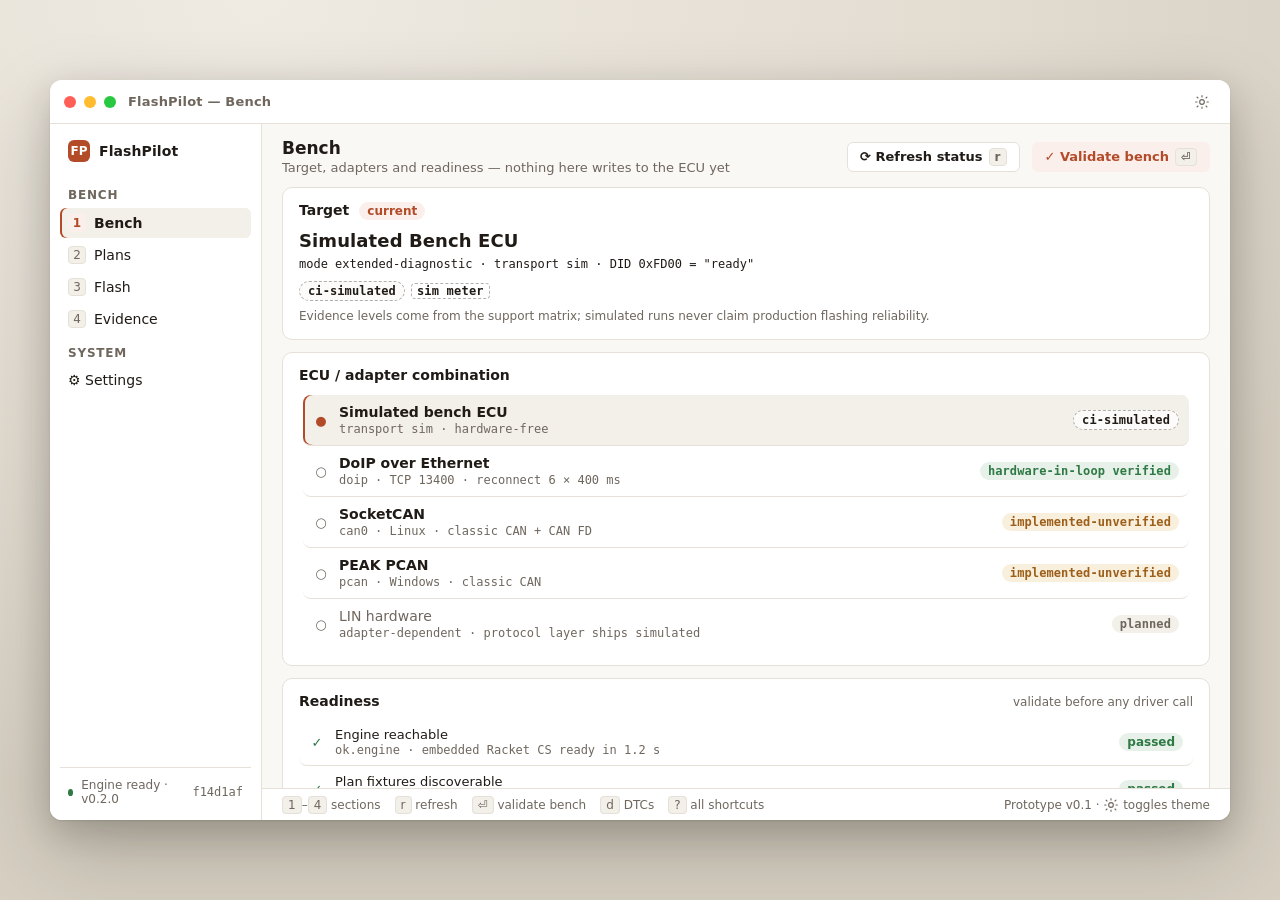
<file: design/prototype/bench.html>
<!DOCTYPE html>
<html lang="en">
<head>
<meta charset="UTF-8">
<meta name="viewport" content="width=device-width, initial-scale=1.0">
<title>FlashPilot — Bench (hero)</title>
<link rel="stylesheet" href="shared.css">
<style>
  /* ==== bench screen ==== */
  .target { display: flex; gap: 20px; align-items: flex-start; }
  .target .who { flex: 1; min-width: 0; }
  .target .name { font-size: 18px; font-weight: 700; letter-spacing: .1px; }
  .target .idline { margin-top: 6px; }
  .target .idline .mono { color: var(--mute); }
  .target .idbadges { display: flex; align-items: center; gap: 6px; flex-wrap: wrap; margin-top: 10px; }
  .target .prov { font-size: 12px; line-height: 1.5; color: var(--mute); margin-top: 6px; }
  .transport { padding: 2px 4px; }
  .tname { font-size: 14px; font-weight: 600; }
  .tdetail { font-size: 12px; color: var(--mute); margin-top: 2px; }
  .tcheck { width: 16px; flex: none; color: var(--accent); font-size: 13px; text-align: center; }
  .row.dim .tname { color: var(--mute); font-weight: 500; }
  .checks .row { padding: 8px 10px; }
  .ic { width: 16px; flex: none; text-align: center; font-size: 13px; font-weight: 700; }
  .ic.p { color: var(--ok); } .ic.w { color: var(--warn); } .ic.f { color: var(--danger); }
  .ctext { flex: 1; min-width: 0; }
  .csum { font-size: 13px; }
  .ccode { font-family: var(--mono); font-size: 12px; color: var(--mute); margin-top: 1px; }
  .dtc { display: flex; align-items: center; gap: 10px; }
</style>
</head>
<body>
  <div class="window" id="app">
    <div class="titlebar">
      <div class="lights"><i></i><i></i><i></i></div>
      <div class="t">FlashPilot — Bench</div>
      <div class="sp"></div>
      <button class="iconbtn" id="themeBtn" aria-label="Switch to dark theme" title="Switch to dark theme">
        <svg class="icon moon" viewBox="0 0 24 24" aria-hidden="true"><path d="M20 15.2A8.2 8.2 0 0 1 8.8 4a8.4 8.4 0 1 0 11.2 11.2Z"></path></svg>
        <svg class="icon sun" viewBox="0 0 24 24" aria-hidden="true"><circle cx="12" cy="12" r="3.5"></circle><path d="M12 2.5v2M12 19.5v2M4.6 4.6 6 6M18 18l1.4 1.4M2.5 12h2M19.5 12h2M4.6 19.4 6 18M18 6l1.4-1.4"></path></svg>
      </button>
    </div>
    <div class="body">
      <aside class="sidebar">
        <div class="brand"><div class="mark">FP</div><div class="name">FlashPilot</div></div>
        <div class="sect">BENCH</div>
        <nav class="nav">
          <div class="item active"><span class="kb">1</span>Bench</div>
          <div class="item"><span class="kb">2</span>Plans</div>
          <div class="item"><span class="kb">3</span>Flash</div>
          <div class="item"><span class="kb">4</span>Evidence</div>
        </nav>
        <div class="sect">SYSTEM</div>
        <nav class="nav">
          <div class="item">⚙ Settings</div>
        </nav>
        <div class="foot">
          <span class="dot"></span><span class="st">Engine ready · v0.2.0</span>
          <span class="sp"></span><span class="st mono">f14d1af</span>
        </div>
      </aside>
      <section class="main">
        <div class="head">
          <div>
            <h1>Bench</h1>
            <div class="sub">Target, adapters and readiness — nothing here writes to the ECU yet</div>
          </div>
          <div class="sp"></div>
          <button class="btn">⟳ Refresh status <kbd>r</kbd></button>
          <button class="btn primary">✓ Validate bench <kbd>⏎</kbd></button>
        </div>
        <div class="view">

          <div class="panel">
            <div class="panel-h"><span class="tt">Target</span><span class="badge accent">current</span></div>
            <div class="target">
              <div class="who">
                <div class="name">Simulated Bench ECU</div>
                <div class="idline mono">mode extended-diagnostic · transport sim · <span style="color:var(--ink)">DID 0xFD00 = "ready"</span></div>
                <div class="idbadges">
                  <span class="badge ci"><span class="level">ci-simulated</span></span>
                  <span class="simtag">sim meter</span>
                </div>
                <div class="prov">Evidence levels come from the support matrix; simulated runs never claim production flashing reliability.</div>
              </div>
            </div>
          </div>

          <div class="panel">
            <div class="panel-h"><span class="tt">ECU / adapter combination</span></div>
            <div class="transport">
              <div class="row selected">
                <span class="tcheck">●</span>
                <div><div class="tname">Simulated bench ECU</div><div class="tdetail mono">transport sim · hardware-free</div></div>
                <span class="sp"></span>
                <span class="badge ci"><span class="level">ci-simulated</span></span>
              </div>
              <div class="row">
                <span class="tcheck" style="color:var(--mute)">○</span>
                <div><div class="tname">DoIP over Ethernet</div><div class="tdetail mono">doip · TCP 13400 · reconnect 6 × 400 ms</div></div>
                <span class="sp"></span>
                <span class="badge ok"><span class="level">hardware-in-loop verified</span></span>
              </div>
              <div class="row">
                <span class="tcheck" style="color:var(--mute)">○</span>
                <div><div class="tname">SocketCAN</div><div class="tdetail mono">can0 · Linux · classic CAN + CAN FD</div></div>
                <span class="sp"></span>
                <span class="badge warn"><span class="level">implemented-unverified</span></span>
              </div>
              <div class="row">
                <span class="tcheck" style="color:var(--mute)">○</span>
                <div><div class="tname">PEAK PCAN</div><div class="tdetail mono">pcan · Windows · classic CAN</div></div>
                <span class="sp"></span>
                <span class="badge warn"><span class="level">implemented-unverified</span></span>
              </div>
              <div class="row dim">
                <span class="tcheck" style="color:var(--mute)">○</span>
                <div><div class="tname">LIN hardware</div><div class="tdetail mono">adapter-dependent · protocol layer ships simulated</div></div>
                <span class="sp"></span>
                <span class="badge"><span class="level">planned</span></span>
              </div>
            </div>
          </div>

          <div class="panel checks">
            <div class="panel-h"><span class="tt">Readiness</span><span class="sp"></span><span class="note">validate before any driver call</span></div>
            <div class="row">
              <span class="ic p">✓</span>
              <div class="ctext"><div class="csum">Engine reachable</div><div class="ccode">ok.engine · embedded Racket CS ready in 1.2 s</div></div>
              <span class="badge ok">passed</span>
            </div>
            <div class="row">
              <span class="ic p">✓</span>
              <div class="ctext"><div class="csum">Plan fixtures discoverable</div><div class="ccode">ok.fixtures · 3 bundled plans found</div></div>
              <span class="badge ok">passed</span>
            </div>
            <div class="row">
              <span class="ic w">!</span>
              <div class="ctext"><div class="csum">Power meter provider <span class="simtag">sim meter</span></div><div class="ccode">warn.meter · command:./meter.sh not configured — using built-in sim meter</div></div>
              <span class="badge warn">warning</span>
            </div>
          </div>

          <div class="panel">
            <div class="panel-h"><span class="tt">Diagnostics</span><span class="sp"></span><span class="note">UDS 0x19 read · 0x14 clear</span></div>
            <div class="dtc">
              <button class="btn">Read DTCs <kbd>d</kbd></button>
              <button class="btn">Clear DTCs…</button>
              <span class="sp" style="flex:1"></span>
              <span class="mono">0 DTCs · last read 12:03:41 UTC</span>
            </div>
          </div>

        </div>
        <div class="statusbar">
          <span><kbd>1</kbd>–<kbd>4</kbd> sections</span>
          <span><kbd>r</kbd> refresh</span>
          <span><kbd>⏎</kbd> validate bench</span>
          <span><kbd>d</kbd> DTCs</span>
          <span><kbd>?</kbd> all shortcuts</span>
          <span class="sp"></span>
          <span>Prototype v0.1 · <svg class="icon moon" viewBox="0 0 24 24" aria-hidden="true"><path d="M20 15.2A8.2 8.2 0 0 1 8.8 4a8.4 8.4 0 1 0 11.2 11.2Z"></path></svg><svg class="icon sun" viewBox="0 0 24 24" aria-hidden="true"><circle cx="12" cy="12" r="3.5"></circle><path d="M12 2.5v2M12 19.5v2M4.6 4.6 6 6M18 18l1.4 1.4M2.5 12h2M19.5 12h2M4.6 19.4 6 18M18 6l1.4-1.4"></path></svg> toggles theme</span>
        </div>
      </section>
    </div>
  </div>
  <script>
    document.getElementById('themeBtn').addEventListener('click', () => {
      document.getElementById('app').classList.toggle('dark');
    });
  </script>
<script src="prototype-runtime.js"></script>
<script src="prototype-flow.js"></script>
</body>
</html>
</file>
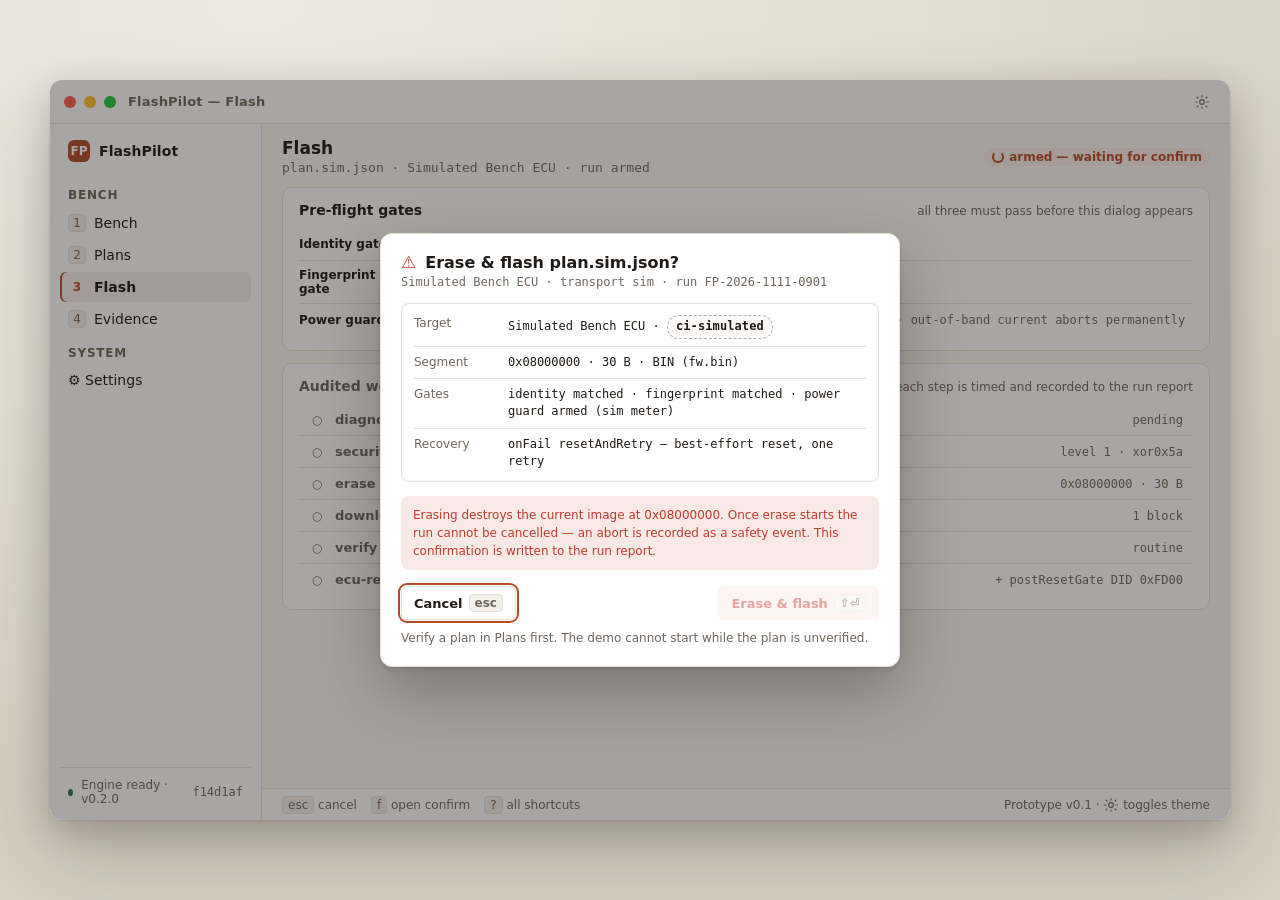
<file: design/prototype/confirm.html>
<!DOCTYPE html>
<html lang="en">
<head>
<meta charset="UTF-8">
<meta name="viewport" content="width=device-width, initial-scale=1.0">
<title>FlashPilot — Flash confirm flow</title>
<link rel="stylesheet" href="shared.css">
<style>
  /* ==== confirm flow: armed cockpit behind a modal dialog ==== */
  .gate { display: flex; align-items: center; gap: 8px; padding: 7px 0; border-bottom: 1px solid var(--line); flex-wrap: wrap; }
  .gate:last-child { border-bottom: none; }
  .gate .gl { width: 110px; flex: none; font-size: 12px; font-weight: 600; }
  .gate .gv { font-family: var(--mono); font-size: 12px; color: var(--mute); flex: 1; }
  /* Not-yet-run steps read as secondary through the secondary ink, not through opacity: text keeps >= 4.5:1. */
  .steps .tt { color: var(--mute); }
  .steps .sic { font-weight: 400; }
  .step { display: flex; align-items: center; gap: 10px; padding: 8px 10px; border-bottom: 1px solid var(--line); }
  .step:last-child { border-bottom: none; }
  .step .sic { width: 16px; flex: none; text-align: center; color: var(--mute); font-size: 12px; }
  .step .sn { font-size: 13px; font-weight: 600; color: var(--mute); }
  .step .sd { font-family: var(--mono); font-size: 12px; color: var(--mute); margin-left: auto; }
  .backdrop {
    position: absolute; inset: 0; background: color-mix(in srgb, #1b1510 38%, transparent);
    display: grid; place-items: center; z-index: 10;
  }
  .dialog {
    width: 520px; max-width: calc(100% - 48px); background: var(--surface); border: 1px solid var(--line);
    border-radius: 12px; box-shadow: 0 2px 4px rgba(27,21,16,.14), 0 24px 64px rgba(27,21,16,.30);
    padding: 18px 20px;
  }
  .dialog h2 { font-size: 16px; font-weight: 700; display: flex; align-items: center; gap: 9px; }
  .dialog h2 .ic { color: var(--danger); font-size: 17px; }
  .dialog .dsub { font-family: var(--mono); font-size: 12px; color: var(--mute); margin-top: 3px; }
  .facts { margin: 14px 0; border: 1px solid var(--line); border-radius: 8px; padding: 4px 12px; }
  .fact { display: flex; gap: 10px; padding: 7px 0; border-bottom: 1px solid var(--line); font-size: 12px; }
  .fact:last-child { border-bottom: none; }
  .fact .fl { width: 84px; flex: none; color: var(--mute); font-size: 12px; padding-top: 1px; }
  .fact .fv { flex: 1; font-family: var(--mono); font-size: 12px; line-height: 1.45; }
  .warnstrip {
    background: var(--danger-soft); color: var(--danger); font-size: 12px; line-height: 1.5;
    border-radius: 8px; padding: 10px 12px; font-weight: 500;
  }
  .actions { display: flex; align-items: center; gap: 10px; margin-top: 16px; }
  .actions .btn { height: 34px; font-size: 13px; }
  .btn.cancel:focus { outline: 2px solid var(--accent); outline-offset: 1px; }
  .dialog .cap { font-size: 12px; line-height: 1.45; color: var(--mute); margin-top: 10px; }
</style>
</head>
<body>
  <div class="window" id="app">
    <div class="titlebar">
      <div class="lights"><i></i><i></i><i></i></div>
      <div class="t">FlashPilot — Flash</div>
      <div class="sp"></div>
      <button class="iconbtn" id="themeBtn" aria-label="Switch to dark theme" title="Switch to dark theme">
        <svg class="icon moon" viewBox="0 0 24 24" aria-hidden="true"><path d="M20 15.2A8.2 8.2 0 0 1 8.8 4a8.4 8.4 0 1 0 11.2 11.2Z"></path></svg>
        <svg class="icon sun" viewBox="0 0 24 24" aria-hidden="true"><circle cx="12" cy="12" r="3.5"></circle><path d="M12 2.5v2M12 19.5v2M4.6 4.6 6 6M18 18l1.4 1.4M2.5 12h2M19.5 12h2M4.6 19.4 6 18M18 6l1.4-1.4"></path></svg>
      </button>
    </div>
    <div class="body">
      <aside class="sidebar">
        <div class="brand"><div class="mark">FP</div><div class="name">FlashPilot</div></div>
        <div class="sect">BENCH</div>
        <nav class="nav">
          <div class="item"><span class="kb">1</span>Bench</div>
          <div class="item"><span class="kb">2</span>Plans</div>
          <div class="item active"><span class="kb">3</span>Flash</div>
          <div class="item"><span class="kb">4</span>Evidence</div>
        </nav>
        <div class="sect">SYSTEM</div>
        <nav class="nav">
          <div class="item">⚙ Settings</div>
        </nav>
        <div class="foot">
          <span class="dot"></span><span class="st">Engine ready · v0.2.0</span>
          <span class="sp"></span><span class="st mono">f14d1af</span>
        </div>
      </aside>
      <section class="main">
        <div class="head">
          <div>
            <h1>Flash</h1>
            <div class="sub mono">plan.sim.json · Simulated Bench ECU · run armed</div>
          </div>
          <div class="sp"></div>
          <span class="badge accent"><span class="spin"></span> armed — waiting for confirm</span>
        </div>
        <div class="view">

          <div class="panel">
            <div class="panel-h"><span class="tt">Pre-flight gates</span><span class="sp"></span><span class="note">all three must pass before this dialog appears</span></div>
            <div class="gate"><span class="gl">Identity gate</span><span class="badge ok">✓ matched</span><span class="gv">DID 0xFD00 = "ready" · read as first step, byte-exact</span></div>
            <div class="gate"><span class="gl">Fingerprint gate</span><span class="badge ok">✓ matched</span><span class="gv">e3400821709d3e50 · pinned before any driver call</span></div>
            <div class="gate"><span class="gl">Power guard</span><span class="badge accent">armed</span><span class="simtag">sim meter</span><span class="gv">5–1500 mA · built-in sim meter · poll 200 ms · out-of-band current aborts permanently</span></div>
          </div>

          <div class="panel steps">
            <div class="panel-h"><span class="tt">Audited workflow</span><span class="sp"></span><span class="note">each step is timed and recorded to the run report</span></div>
            <div class="step"><span class="sic">○</span><span class="sn">diagnostic-session</span><span class="sd">pending</span></div>
            <div class="step"><span class="sic">○</span><span class="sn">security-access</span><span class="sd">level 1 · xor0x5a</span></div>
            <div class="step"><span class="sic">○</span><span class="sn">erase</span><span class="sd">0x08000000 · 30 B</span></div>
            <div class="step"><span class="sic">○</span><span class="sn">download</span><span class="sd">1 block</span></div>
            <div class="step"><span class="sic">○</span><span class="sn">verify</span><span class="sd">routine</span></div>
            <div class="step"><span class="sic">○</span><span class="sn">ecu-reset</span><span class="sd">+ postResetGate DID 0xFD00</span></div>
          </div>

        </div>
        <div class="statusbar">
          <span><kbd>esc</kbd> cancel</span>
          <span><kbd>f</kbd> open confirm</span>
          <span><kbd>?</kbd> all shortcuts</span>
          <span class="sp"></span>
          <span>Prototype v0.1 · <svg class="icon moon" viewBox="0 0 24 24" aria-hidden="true"><path d="M20 15.2A8.2 8.2 0 0 1 8.8 4a8.4 8.4 0 1 0 11.2 11.2Z"></path></svg><svg class="icon sun" viewBox="0 0 24 24" aria-hidden="true"><circle cx="12" cy="12" r="3.5"></circle><path d="M12 2.5v2M12 19.5v2M4.6 4.6 6 6M18 18l1.4 1.4M2.5 12h2M19.5 12h2M4.6 19.4 6 18M18 6l1.4-1.4"></path></svg> toggles theme</span>
        </div>
      </section>

      <div class="backdrop">
        <div class="dialog" role="dialog" aria-label="Confirm flash">
          <h2><span class="ic">⚠</span> Erase &amp; flash plan.sim.json?</h2>
          <div class="dsub">Simulated Bench ECU · transport sim · run FP-2026-1111-0901</div>
          <div class="facts">
            <div class="fact"><span class="fl">Target</span><span class="fv">Simulated Bench ECU · <span class="badge ci"><span class="level">ci-simulated</span></span></span></div>
            <div class="fact"><span class="fl">Segment</span><span class="fv">0x08000000 · 30 B · BIN (fw.bin)</span></div>
            <div class="fact"><span class="fl">Gates</span><span class="fv">identity matched · fingerprint matched · power guard armed (sim meter)</span></div>
            <div class="fact"><span class="fl">Recovery</span><span class="fv">onFail resetAndRetry — best-effort reset, one retry</span></div>
          </div>
          <div class="warnstrip">Erasing destroys the current image at 0x08000000. Once erase starts the run cannot be cancelled — an abort is recorded as a safety event. This confirmation is written to the run report.</div>
          <div class="actions">
            <button class="btn cancel" autofocus>Cancel <kbd>esc</kbd></button>
            <span style="flex:1"></span>
            <button class="btn danger">Erase &amp; flash <kbd>⇧⏎</kbd></button>
          </div>
          <div class="cap">Cancel is the default action. Flashing always requires this explicit confirm — it cannot be skipped in Settings.</div>
        </div>
      </div>

    </div>
  </div>
  <script>
    document.getElementById('themeBtn').addEventListener('click', () => {
      document.getElementById('app').classList.toggle('dark');
    });
  </script>
<script src="prototype-runtime.js"></script>
<script src="prototype-flow.js"></script>
</body>
</html>
</file>
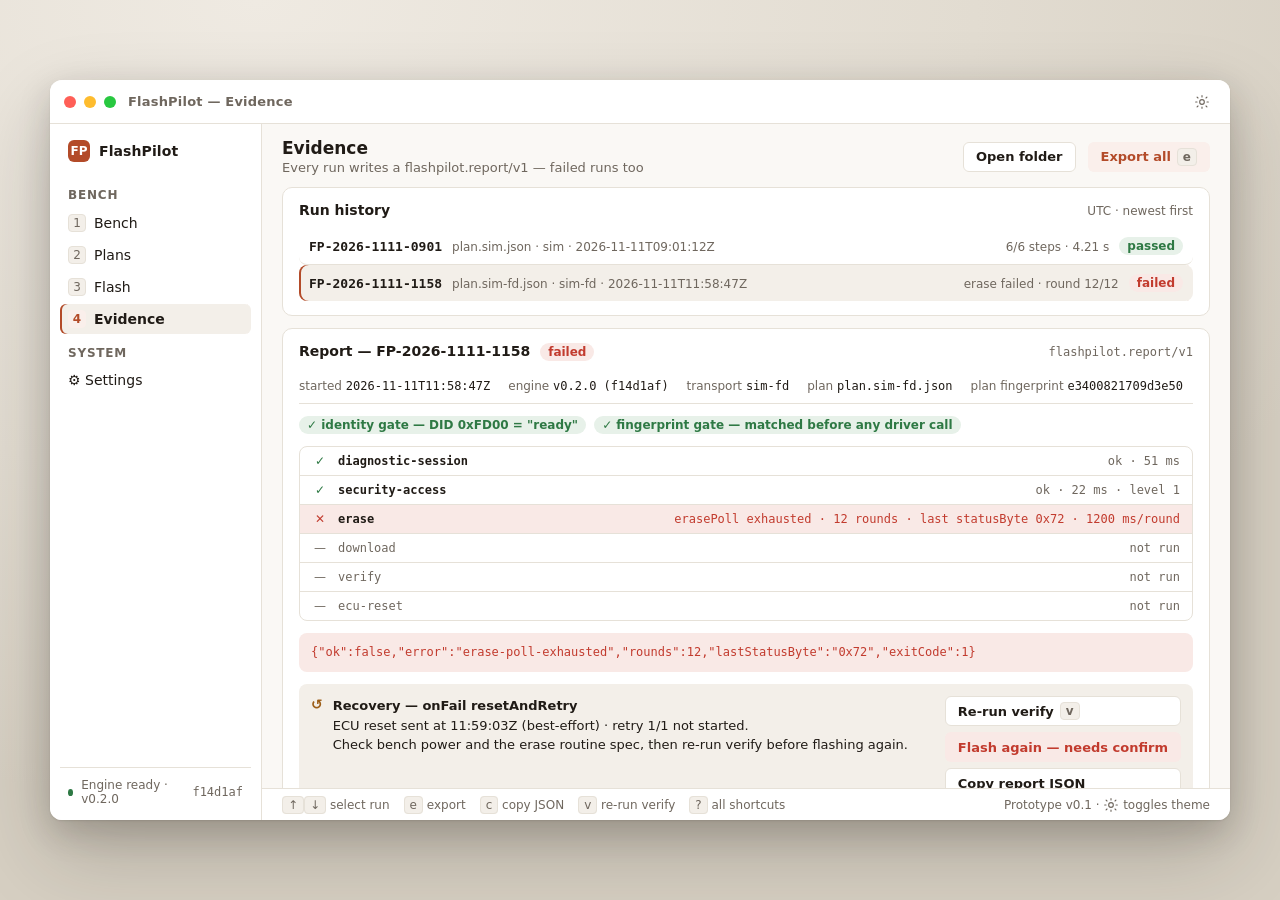
<file: design/prototype/evidence.html>
<!DOCTYPE html>
<html lang="en">
<head>
<meta charset="UTF-8">
<meta name="viewport" content="width=device-width, initial-scale=1.0">
<title>FlashPilot — Evidence</title>
<link rel="stylesheet" href="shared.css">
<style>
  /* ==== evidence screen ==== */
  .runs { margin-bottom: 12px; }
  .runrow .rid { font-family: var(--mono); font-size: 13px; font-weight: 600; }
  .runrow .rmeta { font-size: 12px; color: var(--mute); margin-top: 2px; }
  .meta { display: flex; flex-wrap: wrap; gap: 6px 18px; padding: 8px 0 10px; border-bottom: 1px solid var(--line); }
  .meta .m { font-size: 12px; color: var(--mute); }
  .meta .m .mv { font-family: var(--mono); font-size: 12px; color: var(--ink); user-select: text; }
  .gates { display: flex; gap: 8px; flex-wrap: wrap; margin: 12px 0; }
  .steptbl { border: 1px solid var(--line); border-radius: 8px; overflow: hidden; }
  .srow { display: flex; align-items: center; gap: 10px; padding: 7px 12px; border-bottom: 1px solid var(--line); font-size: 12px; }
  .srow:last-child { border-bottom: none; }
  .srow .sic { width: 16px; flex: none; text-align: center; font-weight: 700; font-size: 12px; }
  .srow.ok .sic { color: var(--ok); }
  .srow.bad .sic { color: var(--danger); }
  .srow.na .sn { color: var(--mute); font-weight: 500; }
.srow.na .sic { color: var(--mute); font-weight: 400; }
  .srow .sn { font-family: var(--mono); font-size: 12px; font-weight: 600; }
  .srow .sr { font-family: var(--mono); font-size: 12px; color: var(--mute); margin-left: auto; text-align: right; user-select: text; }
  .srow.bad { background: var(--danger-soft); }
  .srow.bad .sr { color: var(--danger); }
  .errbox {
    font-family: var(--mono); font-size: 12px; line-height: 1.6; color: var(--danger);
    background: var(--danger-soft); border-radius: 8px; padding: 10px 12px; margin: 12px 0; user-select: text;
  }
  .recov { display: flex; gap: 10px; align-items: flex-start; background: var(--raised); border-radius: 8px; padding: 12px; }
  .recov .rt { font-size: 13px; line-height: 1.5; flex: 1; }
  .recov .rt b { font-size: 13px; }
  .trace { font-size: 12px; color: var(--mute); margin-top: 10px; display: flex; gap: 6px; flex-wrap: wrap; align-items: center; }
  .trace .mono { user-select: text; }
</style>
</head>
<body>
  <div class="window" id="app">
    <div class="titlebar">
      <div class="lights"><i></i><i></i><i></i></div>
      <div class="t">FlashPilot — Evidence</div>
      <div class="sp"></div>
      <button class="iconbtn" id="themeBtn" aria-label="Switch to dark theme" title="Switch to dark theme">
        <svg class="icon moon" viewBox="0 0 24 24" aria-hidden="true"><path d="M20 15.2A8.2 8.2 0 0 1 8.8 4a8.4 8.4 0 1 0 11.2 11.2Z"></path></svg>
        <svg class="icon sun" viewBox="0 0 24 24" aria-hidden="true"><circle cx="12" cy="12" r="3.5"></circle><path d="M12 2.5v2M12 19.5v2M4.6 4.6 6 6M18 18l1.4 1.4M2.5 12h2M19.5 12h2M4.6 19.4 6 18M18 6l1.4-1.4"></path></svg>
      </button>
    </div>
    <div class="body">
      <aside class="sidebar">
        <div class="brand"><div class="mark">FP</div><div class="name">FlashPilot</div></div>
        <div class="sect">BENCH</div>
        <nav class="nav">
          <div class="item"><span class="kb">1</span>Bench</div>
          <div class="item"><span class="kb">2</span>Plans</div>
          <div class="item"><span class="kb">3</span>Flash</div>
          <div class="item active"><span class="kb">4</span>Evidence</div>
        </nav>
        <div class="sect">SYSTEM</div>
        <nav class="nav">
          <div class="item">⚙ Settings</div>
        </nav>
        <div class="foot">
          <span class="dot"></span><span class="st">Engine ready · v0.2.0</span>
          <span class="sp"></span><span class="st mono">f14d1af</span>
        </div>
      </aside>
      <section class="main">
        <div class="head">
          <div>
            <h1>Evidence</h1>
            <div class="sub">Every run writes a flashpilot.report/v1 — failed runs too</div>
          </div>
          <div class="sp"></div>
          <button class="btn">Open folder</button>
          <button class="btn primary">Export all <kbd>e</kbd></button>
        </div>
        <div class="view">

          <div class="panel runs">
            <div class="panel-h"><span class="tt">Run history</span><span class="sp"></span><span class="note">UTC · newest first</span></div>
            <div class="row runrow">
              <span class="rid">FP-2026-1111-0901</span>
              <span class="rmeta">plan.sim.json · sim · 2026-11-11T09:01:12Z</span>
              <span class="sp"></span>
              <span class="rmeta">6/6 steps · 4.21 s</span>
              <span class="badge ok">passed</span>
            </div>
            <div class="row runrow selected">
              <span class="rid">FP-2026-1111-1158</span>
              <span class="rmeta">plan.sim-fd.json · sim-fd · 2026-11-11T11:58:47Z</span>
              <span class="sp"></span>
              <span class="rmeta">erase failed · round 12/12</span>
              <span class="badge danger">failed</span>
            </div>
          </div>

          <div class="panel">
            <div class="panel-h"><span class="tt">Report — FP-2026-1111-1158</span><span class="badge danger">failed</span><span class="sp"></span><span class="note mono">flashpilot.report/v1</span></div>
            <div class="meta">
              <span class="m">started <span class="mv">2026-11-11T11:58:47Z</span></span>
              <span class="m">engine <span class="mv">v0.2.0 (f14d1af)</span></span>
              <span class="m">transport <span class="mv">sim-fd</span></span>
              <span class="m">plan <span class="mv">plan.sim-fd.json</span></span>
              <span class="m">plan fingerprint <span class="mv">e3400821709d3e50</span></span>
            </div>
            <div class="gates">
              <span class="badge ok">✓ identity gate — DID 0xFD00 = "ready"</span>
              <span class="badge ok">✓ fingerprint gate — matched before any driver call</span>
            </div>
            <div class="steptbl">
              <div class="srow ok"><span class="sic">✓</span><span class="sn">diagnostic-session</span><span class="sr">ok · 51 ms</span></div>
              <div class="srow ok"><span class="sic">✓</span><span class="sn">security-access</span><span class="sr">ok · 22 ms · level 1</span></div>
              <div class="srow bad"><span class="sic">✕</span><span class="sn">erase</span><span class="sr">erasePoll exhausted · 12 rounds · last statusByte 0x72 · 1200 ms/round</span></div>
              <div class="srow na"><span class="sic">—</span><span class="sn">download</span><span class="sr">not run</span></div>
              <div class="srow na"><span class="sic">—</span><span class="sn">verify</span><span class="sr">not run</span></div>
              <div class="srow na"><span class="sic">—</span><span class="sn">ecu-reset</span><span class="sr">not run</span></div>
            </div>
            <div class="errbox">{"ok":false,"error":"erase-poll-exhausted","rounds":12,"lastStatusByte":"0x72","exitCode":1}</div>
            <div class="recov">
              <span style="color:var(--warn);font-weight:700;font-size:14px">↺</span>
              <span class="rt">
                <b>Recovery — onFail resetAndRetry</b><br>
                ECU reset sent at 11:59:03Z (best-effort) · retry 1/1 not started.<br>
                Check bench power and the erase routine spec, then re-run verify before flashing again.
              </span>
              <span style="display:flex;flex-direction:column;gap:6px;flex:none">
                <button class="btn">Re-run verify <kbd>v</kbd></button>
                <button class="btn danger">Flash again — needs confirm</button>
                <button class="btn">Copy report JSON</button>
              </span>
            </div>
            <div class="trace">
              <span>report SHA-256</span><span class="mono">9f2c…a41</span>
              <span>·</span>
              <span>failed runs write the same report — the failure is the evidence that matters most</span>
            </div>
          </div>

        </div>
        <div class="statusbar">
          <span><kbd>↑</kbd><kbd>↓</kbd> select run</span>
          <span><kbd>e</kbd> export</span>
          <span><kbd>c</kbd> copy JSON</span>
          <span><kbd>v</kbd> re-run verify</span>
          <span><kbd>?</kbd> all shortcuts</span>
          <span class="sp"></span>
          <span>Prototype v0.1 · <svg class="icon moon" viewBox="0 0 24 24" aria-hidden="true"><path d="M20 15.2A8.2 8.2 0 0 1 8.8 4a8.4 8.4 0 1 0 11.2 11.2Z"></path></svg><svg class="icon sun" viewBox="0 0 24 24" aria-hidden="true"><circle cx="12" cy="12" r="3.5"></circle><path d="M12 2.5v2M12 19.5v2M4.6 4.6 6 6M18 18l1.4 1.4M2.5 12h2M19.5 12h2M4.6 19.4 6 18M18 6l1.4-1.4"></path></svg> toggles theme</span>
        </div>
      </section>
    </div>
  </div>
  <script>
    document.getElementById('themeBtn').addEventListener('click', () => {
      document.getElementById('app').classList.toggle('dark');
    });
  </script>
<script src="prototype-runtime.js"></script>
<script src="prototype-flow.js"></script>
</body>
</html>
</file>
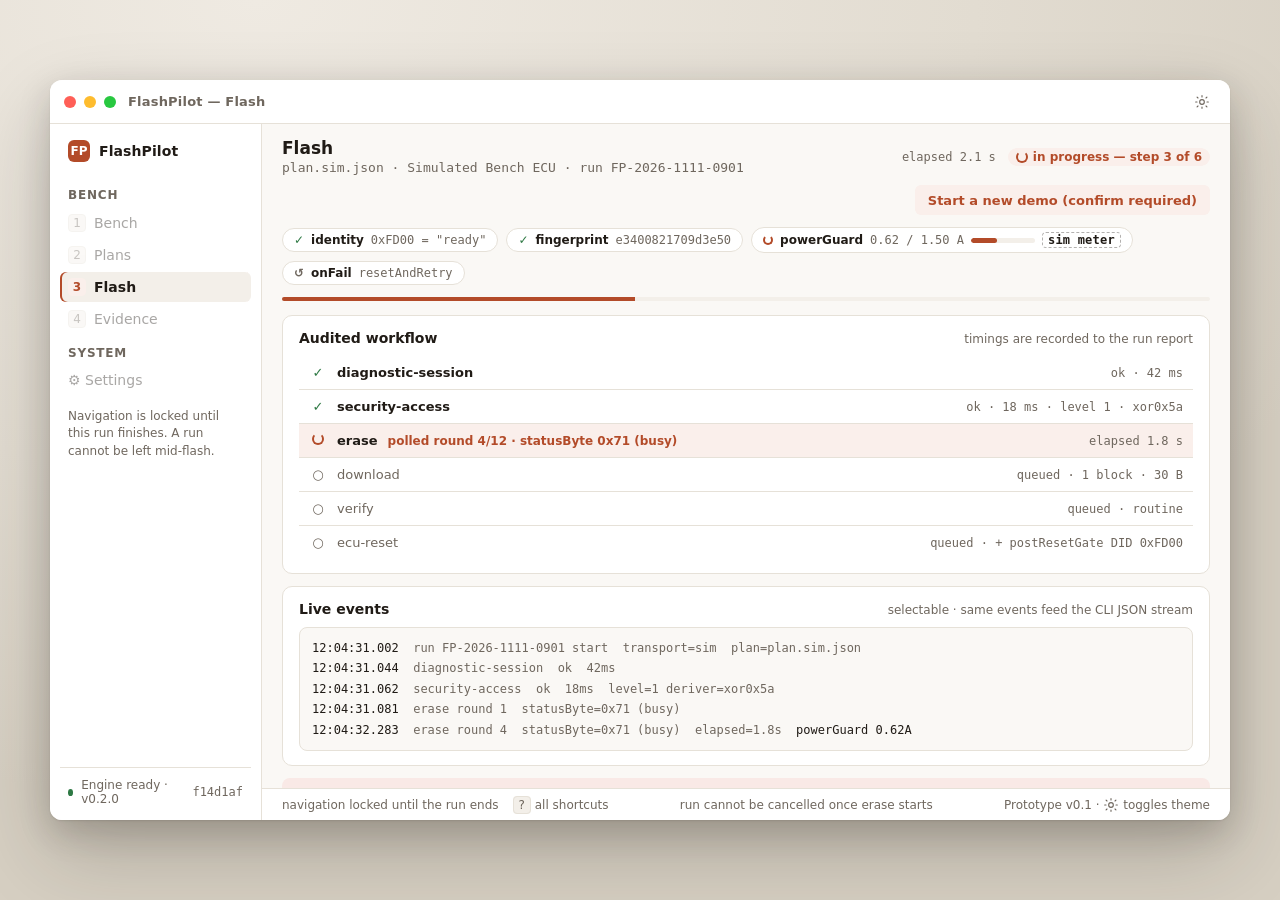
<file: design/prototype/flash.html>
<!DOCTYPE html>
<html lang="en">
<head>
<meta charset="UTF-8">
<meta name="viewport" content="width=device-width, initial-scale=1.0">
<title>FlashPilot — Flash run</title>
<link rel="stylesheet" href="shared.css">
<style>
  /* ==== flash run screen ==== */
  .gatebar { display: flex; gap: 8px; flex-wrap: wrap; align-items: center; margin-bottom: 12px; }
  .gatechip {
    display: inline-flex; align-items: center; gap: 7px; font-size: 12px; font-weight: 600;
    background: var(--surface); border: 1px solid var(--line); border-radius: 99px; padding: 4px 11px;
  }
  .gatechip .gv { font-family: var(--mono); font-weight: 500; color: var(--mute); }
  .meter { width: 64px; height: 5px; background: var(--raised); border-radius: 99px; overflow: hidden; }
  .meter i { display: block; height: 100%; width: 41%; background: var(--accent); border-radius: 99px; }
  .progress { height: 4px; background: var(--raised); border-radius: 99px; overflow: hidden; margin-bottom: 14px; }
  .progress i { display: block; height: 100%; width: 38%; background: var(--accent); }
  .step { display: flex; align-items: center; gap: 10px; padding: 9px 10px; border-bottom: 1px solid var(--line); }
  .step:last-child { border-bottom: none; }
  .step .sic { width: 18px; flex: none; text-align: center; font-size: 13px; font-weight: 700; }
  .step.done .sic { color: var(--ok); }
  .step .sn { font-size: 13px; font-weight: 600; }
  .step.pending .sic { color: var(--mute); font-weight: 400; }
  .step.pending .sn { color: var(--mute); font-weight: 500; }
  .step .sd { font-family: var(--mono); font-size: 12px; color: var(--mute); margin-left: auto; text-align: right; }
  .step .live { display: flex; align-items: center; gap: 8px; flex: 1; }
  .live .lt { font-size: 12px; font-weight: 600; color: var(--accent); }
  .log { background: var(--bg); border: 1px solid var(--line); border-radius: 8px; padding: 10px 12px; overflow-x: auto; }
  .log pre { font-family: var(--mono); font-size: 12px; line-height: 1.7; color: var(--mute); white-space: pre; user-select: text; }
  .log pre b { color: var(--ink); font-weight: 500; }
  .safety { display: flex; gap: 9px; align-items: flex-start; font-size: 12px; line-height: 1.5; color: var(--danger); background: var(--danger-soft); border-radius: 8px; padding: 10px 12px; }
  /* The direct entry (no ?run=1) appends a start button: wrap the head instead of squeezing the run id. */
  .head { flex-wrap: wrap; row-gap: 10px; }
  .head > .btn:last-child { margin-left: auto; }
</style>
</head>
<body>
  <div class="window" id="app">
    <div class="titlebar">
      <div class="lights"><i></i><i></i><i></i></div>
      <div class="t">FlashPilot — Flash</div>
      <div class="sp"></div>
      <button class="iconbtn" id="themeBtn" aria-label="Switch to dark theme" title="Switch to dark theme">
        <svg class="icon moon" viewBox="0 0 24 24" aria-hidden="true"><path d="M20 15.2A8.2 8.2 0 0 1 8.8 4a8.4 8.4 0 1 0 11.2 11.2Z"></path></svg>
        <svg class="icon sun" viewBox="0 0 24 24" aria-hidden="true"><circle cx="12" cy="12" r="3.5"></circle><path d="M12 2.5v2M12 19.5v2M4.6 4.6 6 6M18 18l1.4 1.4M2.5 12h2M19.5 12h2M4.6 19.4 6 18M18 6l1.4-1.4"></path></svg>
      </button>
    </div>
    <div class="body">
      <aside class="sidebar">
        <div class="brand"><div class="mark">FP</div><div class="name">FlashPilot</div></div>
        <div class="sect">BENCH</div>
        <nav class="nav">
          <div class="item disabled" aria-disabled="true"><span class="kb">1</span>Bench</div>
          <div class="item disabled" aria-disabled="true"><span class="kb">2</span>Plans</div>
          <div class="item active"><span class="kb">3</span>Flash</div>
          <div class="item disabled" aria-disabled="true"><span class="kb">4</span>Evidence</div>
        </nav>
        <div class="sect">SYSTEM</div>
        <nav class="nav">
          <div class="item disabled" aria-disabled="true">⚙ Settings</div>
        </nav>
        <div class="navlock">Navigation is locked until this run finishes. A run cannot be left mid-flash.</div>
        <div class="foot">
          <span class="dot"></span><span class="st">Engine ready · v0.2.0</span>
          <span class="sp"></span><span class="st mono">f14d1af</span>
        </div>
      </aside>
      <section class="main">
        <div class="head">
          <div>
            <h1>Flash</h1>
            <div class="sub mono">plan.sim.json · Simulated Bench ECU · run FP-2026-1111-0901</div>
          </div>
          <div class="sp"></div>
          <span class="mono mute">elapsed 2.1 s</span>
          <span class="badge accent"><span class="spin"></span> in progress — step 3 of 6</span>
        </div>
        <div class="view">

          <div class="gatebar">
            <span class="gatechip"><span style="color:var(--ok)">✓</span> identity <span class="gv">0xFD00 = "ready"</span></span>
            <span class="gatechip"><span style="color:var(--ok)">✓</span> fingerprint <span class="gv">e3400821709d3e50</span></span>
            <span class="gatechip"><span class="spin" style="width:10px;height:10px"></span> powerGuard <span class="gv">0.62 / 1.50 A</span> <span class="meter"><i></i></span> <span class="simtag">sim meter</span></span>
            <span class="gatechip"><span style="color:var(--mute)">↺</span> onFail <span class="gv">resetAndRetry</span></span>
          </div>

          <div class="progress"><i></i></div>

          <div class="panel">
            <div class="panel-h"><span class="tt">Audited workflow</span><span class="sp"></span><span class="note">timings are recorded to the run report</span></div>
            <div class="step done">
              <span class="sic">✓</span><span class="sn">diagnostic-session</span>
              <span class="sd">ok · 42 ms</span>
            </div>
            <div class="step done">
              <span class="sic">✓</span><span class="sn">security-access</span>
              <span class="sd">ok · 18 ms · level 1 · xor0x5a</span>
            </div>
            <div class="step" style="background:var(--accent-soft)">
              <span class="sic"><span class="spin"></span></span>
              <span class="sn">erase</span>
              <span class="live">
                <span class="lt">polled round 4/12 · statusByte 0x71 (busy)</span>
                <span class="sd">elapsed 1.8 s</span>
              </span>
            </div>
            <div class="step pending">
              <span class="sic">○</span><span class="sn">download</span><span class="sd">queued · 1 block · 30 B</span>
            </div>
            <div class="step pending">
              <span class="sic">○</span><span class="sn">verify</span><span class="sd">queued · routine</span>
            </div>
            <div class="step pending">
              <span class="sic">○</span><span class="sn">ecu-reset</span><span class="sd">queued · + postResetGate DID 0xFD00</span>
            </div>
          </div>

          <div class="panel">
            <div class="panel-h"><span class="tt">Live events</span><span class="sp"></span><span class="note">selectable · same events feed the CLI JSON stream</span></div>
            <div class="log"><pre><b>12:04:31.002</b>  run FP-2026-1111-0901 start  transport=sim  plan=plan.sim.json
<b>12:04:31.044</b>  diagnostic-session  ok  42ms
<b>12:04:31.062</b>  security-access  ok  18ms  level=1 deriver=xor0x5a
<b>12:04:31.081</b>  erase round 1  statusByte=0x71 (busy)
<b>12:04:32.283</b>  erase round 4  statusByte=0x71 (busy)  elapsed=1.8s  <b>powerGuard 0.62A</b></pre></div>
          </div>

          <div class="safety">
            <span style="font-weight:700">⚠</span>
            <span>Do not disconnect the adapter or cut bench power while a run is in progress. Power loss during erase or download is recorded as a safety event and aborts permanently — safety events are never retried.</span>
          </div>

        </div>
        <div class="statusbar">
          <span>navigation locked until the run ends</span>
          <span><kbd>?</kbd> all shortcuts</span>
          <span class="sp"></span>
          <span>run cannot be cancelled once erase starts</span>
          <span class="sp"></span>
          <span>Prototype v0.1 · <svg class="icon moon" viewBox="0 0 24 24" aria-hidden="true"><path d="M20 15.2A8.2 8.2 0 0 1 8.8 4a8.4 8.4 0 1 0 11.2 11.2Z"></path></svg><svg class="icon sun" viewBox="0 0 24 24" aria-hidden="true"><circle cx="12" cy="12" r="3.5"></circle><path d="M12 2.5v2M12 19.5v2M4.6 4.6 6 6M18 18l1.4 1.4M2.5 12h2M19.5 12h2M4.6 19.4 6 18M18 6l1.4-1.4"></path></svg> toggles theme</span>
        </div>
      </section>
    </div>
  </div>
  <script>
    document.getElementById('themeBtn').addEventListener('click', () => {
      document.getElementById('app').classList.toggle('dark');
    });
  </script>
<script src="prototype-runtime.js"></script>
<script src="prototype-flow.js"></script>
</body>
</html>
</file>
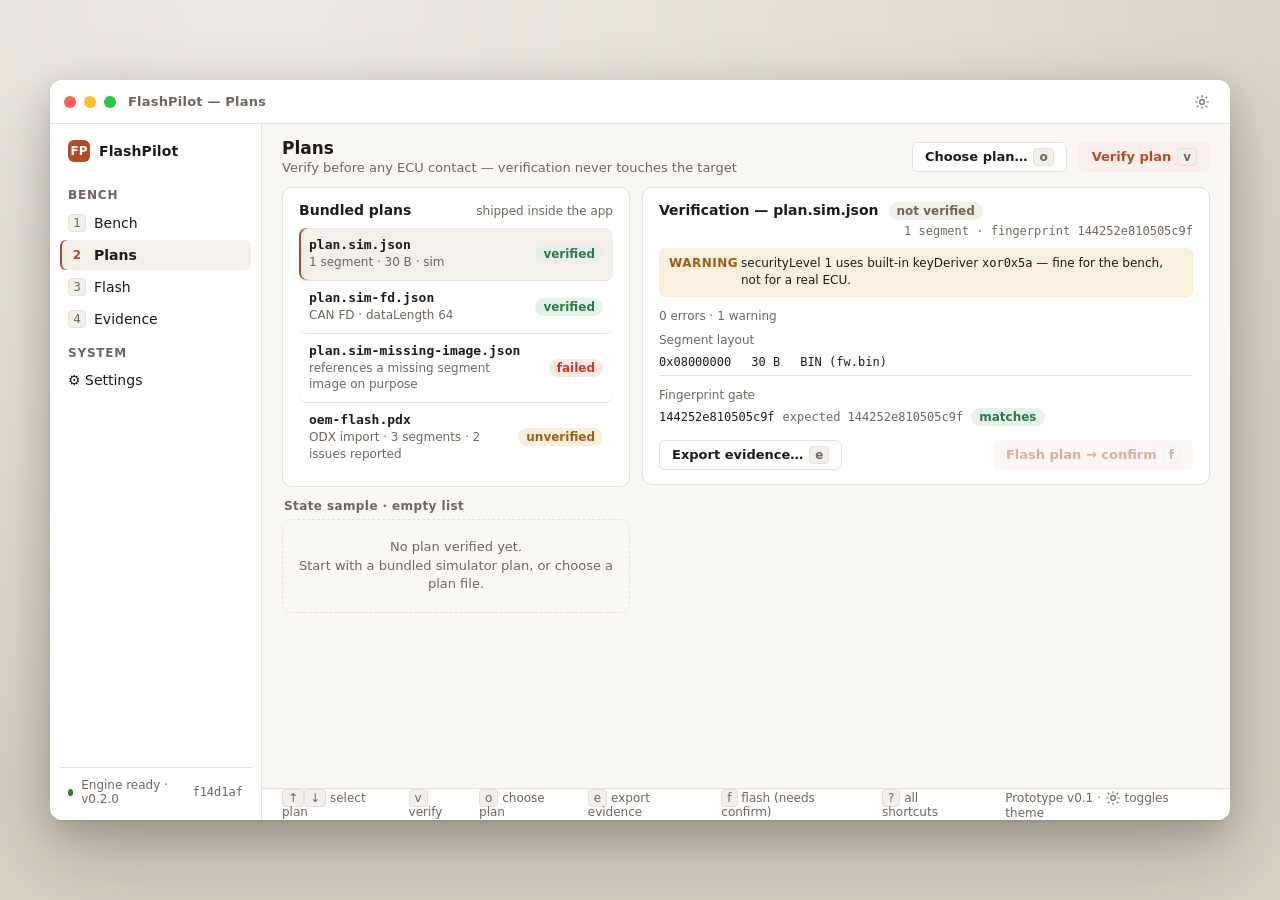
<file: design/prototype/plan.html>
<!DOCTYPE html>
<html lang="en">
<head>
<meta charset="UTF-8">
<meta name="viewport" content="width=device-width, initial-scale=1.0">
<title>FlashPilot — Plans</title>
<link rel="stylesheet" href="shared.css">
<style>
  /* ==== plans screen ==== */
  .cols { display: flex; gap: 12px; align-items: flex-start; }
  /* Wide enough for the longest plan name beside its badge, so file names never break mid-token. */
  .list { width: 348px; flex: none; }
  .detail { flex: 1; min-width: 0; }
  .pname { font-family: var(--mono); font-size: 13px; font-weight: 600; white-space: nowrap; }
  .pdetail { font-size: 12px; line-height: 1.4; color: var(--mute); margin-top: 2px; }
  /* The panel title keeps its line: the summary drops below instead of squeezing it. */
  .detail .panel-h { flex-wrap: wrap; row-gap: 4px; }
  .vsum { font-family: var(--mono); font-size: 12px; color: var(--mute); white-space: nowrap; margin-left: auto; }
  .find { display: flex; gap: 8px; padding: 7px 10px; border-radius: 6px; align-items: flex-start; }
  .find.warn { background: var(--warn-soft); }
  .find .sev { font-size: 12px; font-weight: 700; letter-spacing: .5px; width: 64px; flex: none; padding-top: 1px; }
  .find.warn .sev { color: var(--warn); }
  .find .msg { font-size: 12px; line-height: 1.45; flex: 1; }
  .segrow { display: flex; align-items: center; gap: 10px; padding: 6px 0; border-bottom: 1px solid var(--line); }
  .segrow:last-child { border-bottom: none; }
  .fp { display: flex; align-items: center; gap: 8px; flex-wrap: wrap; }
  .empty {
    border: 1px dashed var(--line); border-radius: 10px; padding: 18px 16px; text-align: center;
    color: var(--mute); font-size: 13px; line-height: 1.45; margin-bottom: 12px;
  }
  .sample-h {
    font-size: 12px; font-weight: 700; letter-spacing: .4px; color: var(--mute);
    margin: 0 0 6px 2px;
  }
  .failcard { border-color: color-mix(in srgb, var(--danger) 35%, var(--line)); }
  .recov { font-size: 12px; line-height: 1.5; color: var(--mute); margin-top: 8px; }
</style>
</head>
<body>
  <div class="window" id="app">
    <div class="titlebar">
      <div class="lights"><i></i><i></i><i></i></div>
      <div class="t">FlashPilot — Plans</div>
      <div class="sp"></div>
      <button class="iconbtn" id="themeBtn" aria-label="Switch to dark theme" title="Switch to dark theme">
        <svg class="icon moon" viewBox="0 0 24 24" aria-hidden="true"><path d="M20 15.2A8.2 8.2 0 0 1 8.8 4a8.4 8.4 0 1 0 11.2 11.2Z"></path></svg>
        <svg class="icon sun" viewBox="0 0 24 24" aria-hidden="true"><circle cx="12" cy="12" r="3.5"></circle><path d="M12 2.5v2M12 19.5v2M4.6 4.6 6 6M18 18l1.4 1.4M2.5 12h2M19.5 12h2M4.6 19.4 6 18M18 6l1.4-1.4"></path></svg>
      </button>
    </div>
    <div class="body">
      <aside class="sidebar">
        <div class="brand"><div class="mark">FP</div><div class="name">FlashPilot</div></div>
        <div class="sect">BENCH</div>
        <nav class="nav">
          <div class="item"><span class="kb">1</span>Bench</div>
          <div class="item active"><span class="kb">2</span>Plans</div>
          <div class="item"><span class="kb">3</span>Flash</div>
          <div class="item"><span class="kb">4</span>Evidence</div>
        </nav>
        <div class="sect">SYSTEM</div>
        <nav class="nav">
          <div class="item">⚙ Settings</div>
        </nav>
        <div class="foot">
          <span class="dot"></span><span class="st">Engine ready · v0.2.0</span>
          <span class="sp"></span><span class="st mono">f14d1af</span>
        </div>
      </aside>
      <section class="main">
        <div class="head">
          <div>
            <h1>Plans</h1>
            <div class="sub">Verify before any ECU contact — verification never touches the target</div>
          </div>
          <div class="sp"></div>
          <button class="btn">Choose plan… <kbd>o</kbd></button>
          <button class="btn primary">Verify plan <kbd>v</kbd></button>
        </div>
        <div class="view">
          <div class="cols">

            <div class="list">
              <div class="panel">
                <div class="panel-h"><span class="tt">Bundled plans</span><span class="sp"></span><span class="note">shipped inside the app</span></div>
                <div class="row selected">
                  <div><div class="pname">plan.sim.json</div><div class="pdetail">1 segment · 30 B · sim</div></div>
                  <span class="sp"></span><span class="badge ok">verified</span>
                </div>
                <div class="row">
                  <div><div class="pname">plan.sim-fd.json</div><div class="pdetail">CAN FD · dataLength 64</div></div>
                  <span class="sp"></span><span class="badge ok">verified</span>
                </div>
                <div class="row">
                  <div><div class="pname">plan.sim-missing-image.json</div><div class="pdetail">references a missing segment image on purpose</div></div>
                  <span class="sp"></span><span class="badge danger">failed</span>
                </div>
                <div class="row">
                  <div><div class="pname">oem-flash.pdx</div><div class="pdetail">ODX import · 3 segments · 2 issues reported</div></div>
                  <span class="sp"></span><span class="badge warn">unverified</span>
                </div>
              </div>
              <div class="sample-h">State sample · empty list</div>
              <div class="empty">
                No plan verified yet.<br>Start with a bundled simulator plan, or choose a plan file.
              </div>
            </div>

            <div class="detail">
              <div class="panel">
                <div class="panel-h">
                  <span class="tt">Verification — plan.sim.json</span>
                  <span class="badge ok">passed</span>
                  <span class="sp"></span>
                  <span class="vsum">1 segment · fingerprint 144252e810505c9f</span>
                </div>
                <div class="find warn">
                  <span class="sev">WARNING</span>
                  <span class="msg">securityLevel 1 uses built-in keyDeriver <span class="mono">xor0x5a</span> — fine for the bench, not for a real ECU.</span>
                </div>
                <div style="font-size:12px;color:var(--mute);margin:12px 0 4px">0 errors · 1 warning</div>
                <div style="font-size:12px;color:var(--mute);margin:10px 0 2px">Segment layout</div>
                <div class="segrow mono">0x08000000 <span class="sp"></span> 30 B <span class="sp"></span> BIN (fw.bin)</div>
                <div style="font-size:12px;color:var(--mute);margin:12px 0 6px">Fingerprint gate</div>
                <div class="fp">
                  <span class="mono">144252e810505c9f</span>
                  <span class="mono mute">expected e3400821709d3e50</span>
                  <span class="badge ok">matches</span>
                </div>
                <div style="display:flex;gap:8px;margin-top:14px">
                  <button class="btn">Export evidence… <kbd>e</kbd></button>
                  <span style="flex:1"></span>
                  <button class="btn primary">Flash plan → confirm <kbd>f</kbd></button>
                </div>
              </div>

              <div class="panel failcard">
                <div class="panel-h">
                  <span class="tt">Verification — plan.sim-missing-image.json</span>
                  <span class="badge danger">failed</span>
                </div>
                <div class="find warn" style="background:var(--danger-soft)">
                  <span class="sev" style="color:var(--danger)">ERROR</span>
                  <span class="msg"><span class="mono">segment-unavailable</span> · the plan intentionally references a missing segment image to show failed verification and recovery.</span>
                </div>
                <div class="recov">A segment image referenced by the plan is missing next to the plan file. Restore the image or pick a plan whose images are present, then verify again.</div>
              </div>
            </div>

          </div>
        </div>
        <div class="statusbar">
          <span><kbd>↑</kbd><kbd>↓</kbd> select plan</span>
          <span><kbd>v</kbd> verify</span>
          <span><kbd>o</kbd> choose plan</span>
          <span><kbd>e</kbd> export evidence</span>
          <span><kbd>f</kbd> flash (needs confirm)</span>
          <span><kbd>?</kbd> all shortcuts</span>
          <span class="sp"></span>
          <span>Prototype v0.1 · <svg class="icon moon" viewBox="0 0 24 24" aria-hidden="true"><path d="M20 15.2A8.2 8.2 0 0 1 8.8 4a8.4 8.4 0 1 0 11.2 11.2Z"></path></svg><svg class="icon sun" viewBox="0 0 24 24" aria-hidden="true"><circle cx="12" cy="12" r="3.5"></circle><path d="M12 2.5v2M12 19.5v2M4.6 4.6 6 6M18 18l1.4 1.4M2.5 12h2M19.5 12h2M4.6 19.4 6 18M18 6l1.4-1.4"></path></svg> toggles theme</span>
        </div>
      </section>
    </div>
  </div>
  <script>
    document.getElementById('themeBtn').addEventListener('click', () => {
      document.getElementById('app').classList.toggle('dark');
    });
  </script>
<script src="prototype-runtime.js"></script>
<script src="prototype-flow.js"></script>
</body>
</html>
</file>
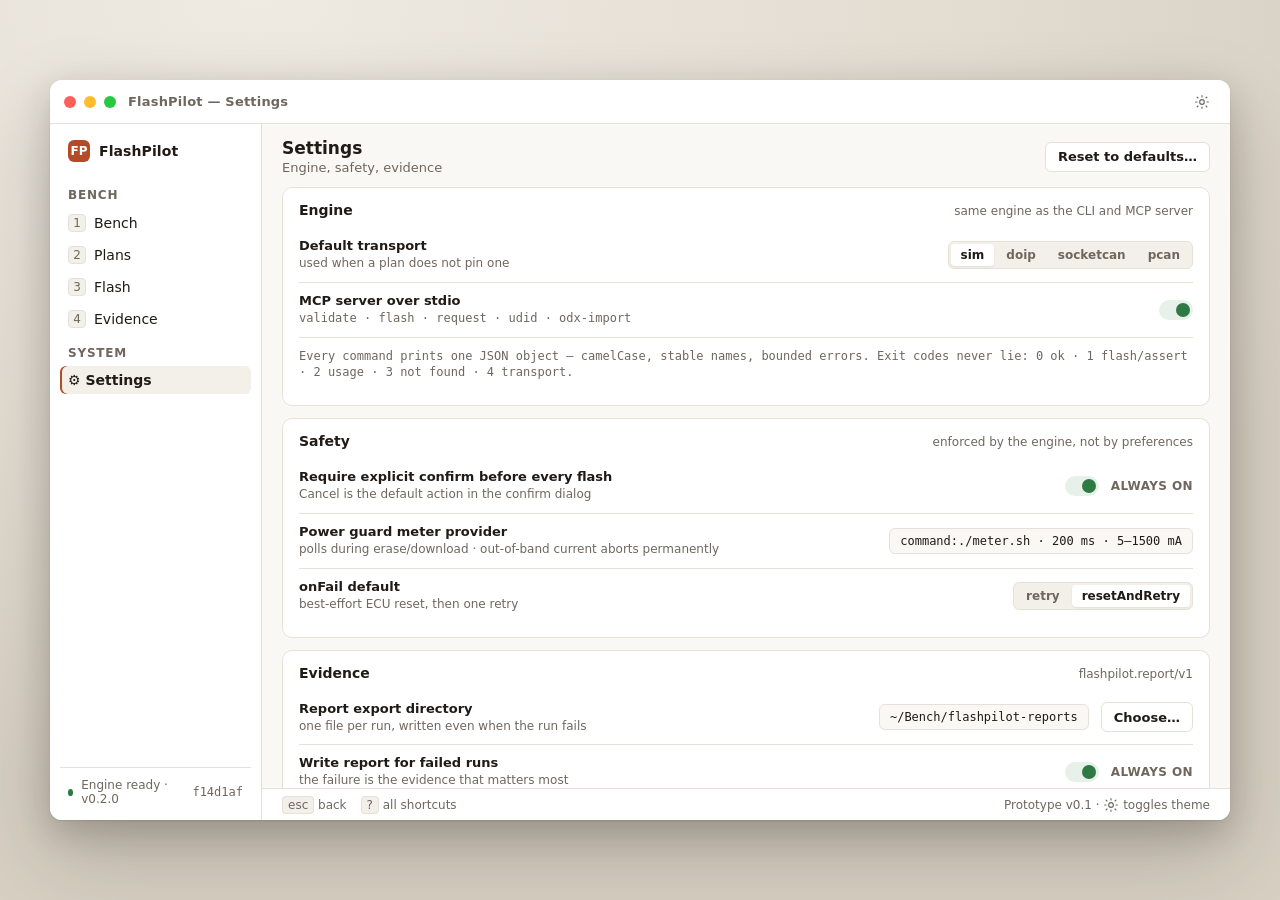
<file: design/prototype/settings.html>
<!DOCTYPE html>
<html lang="en">
<head>
<meta charset="UTF-8">
<meta name="viewport" content="width=device-width, initial-scale=1.0">
<title>FlashPilot — Settings</title>
<link rel="stylesheet" href="shared.css">
<style>
  /* ==== settings screen ==== */
  .locknote { font-size: 12px; font-weight: 700; letter-spacing: .4px; color: var(--mute); }
  .pathbox {
    font-family: var(--mono); font-size: 12px; color: var(--ink); background: var(--bg);
    border: 1px solid var(--line); border-radius: 6px; padding: 5px 10px; user-select: text;
  }
  .legend { display: flex; flex-wrap: wrap; gap: 8px; margin-top: 10px; }
  .keys { display: flex; flex-wrap: wrap; gap: 6px 16px; font-size: 12px; color: var(--mute); }
  .keys span b { font-weight: 600; color: var(--ink); margin-left: 4px; }
  .quiet { background: var(--raised); border-color: transparent; }
</style>
</head>
<body>
  <div class="window" id="app">
    <div class="titlebar">
      <div class="lights"><i></i><i></i><i></i></div>
      <div class="t">FlashPilot — Settings</div>
      <div class="sp"></div>
      <button class="iconbtn" id="themeBtn" aria-label="Switch to dark theme" title="Switch to dark theme">
        <svg class="icon moon" viewBox="0 0 24 24" aria-hidden="true"><path d="M20 15.2A8.2 8.2 0 0 1 8.8 4a8.4 8.4 0 1 0 11.2 11.2Z"></path></svg>
        <svg class="icon sun" viewBox="0 0 24 24" aria-hidden="true"><circle cx="12" cy="12" r="3.5"></circle><path d="M12 2.5v2M12 19.5v2M4.6 4.6 6 6M18 18l1.4 1.4M2.5 12h2M19.5 12h2M4.6 19.4 6 18M18 6l1.4-1.4"></path></svg>
      </button>
    </div>
    <div class="body">
      <aside class="sidebar">
        <div class="brand"><div class="mark">FP</div><div class="name">FlashPilot</div></div>
        <div class="sect">BENCH</div>
        <nav class="nav">
          <div class="item"><span class="kb">1</span>Bench</div>
          <div class="item"><span class="kb">2</span>Plans</div>
          <div class="item"><span class="kb">3</span>Flash</div>
          <div class="item"><span class="kb">4</span>Evidence</div>
        </nav>
        <div class="sect">SYSTEM</div>
        <nav class="nav">
          <div class="item active">⚙ Settings</div>
        </nav>
        <div class="foot">
          <span class="dot"></span><span class="st">Engine ready · v0.2.0</span>
          <span class="sp"></span><span class="st mono">f14d1af</span>
        </div>
      </aside>
      <section class="main">
        <div class="head">
          <div>
            <h1>Settings</h1>
            <div class="sub">Engine, safety, evidence</div>
          </div>
          <div class="sp"></div>
          <button class="btn">Reset to defaults…</button>
        </div>
        <div class="view">

          <div class="panel">
            <div class="panel-h"><span class="tt">Engine</span><span class="sp"></span><span class="note">same engine as the CLI and MCP server</span></div>
            <div class="set">
              <div><div class="lab">Default transport</div><div class="desc">used when a plan does not pin one</div></div>
              <span class="sp"></span>
              <span class="seg"><span class="on">sim</span><span>doip</span><span>socketcan</span><span>pcan</span></span>
            </div>
            <div class="set">
              <div><div class="lab">MCP server over stdio</div><div class="desc mono" style="font-size: 12px">validate · flash · request · udid · odx-import</div></div>
              <span class="sp"></span>
              <span class="toggle on"></span>
            </div>
            <div class="set">
              <div class="desc mono" style="margin-top:0">Every command prints one JSON object — camelCase, stable names, bounded errors. Exit codes never lie: 0 ok · 1 flash/assert · 2 usage · 3 not found · 4 transport.</div>
            </div>
          </div>

          <div class="panel">
            <div class="panel-h"><span class="tt">Safety</span><span class="sp"></span><span class="note">enforced by the engine, not by preferences</span></div>
            <div class="set">
              <div><div class="lab">Require explicit confirm before every flash</div><div class="desc">Cancel is the default action in the confirm dialog</div></div>
              <span class="sp"></span>
              <span class="toggle on"></span><span class="locknote">ALWAYS ON</span>
            </div>
            <div class="set">
              <div><div class="lab">Power guard meter provider</div><div class="desc">polls during erase/download · out-of-band current aborts permanently</div></div>
              <span class="sp"></span>
              <span class="pathbox">command:./meter.sh · 200 ms · 5–1500 mA</span>
            </div>
            <div class="set">
              <div><div class="lab">onFail default</div><div class="desc">best-effort ECU reset, then one retry</div></div>
              <span class="sp"></span>
              <span class="seg"><span>retry</span><span class="on">resetAndRetry</span></span>
            </div>
          </div>

          <div class="panel">
            <div class="panel-h"><span class="tt">Evidence</span><span class="sp"></span><span class="note">flashpilot.report/v1</span></div>
            <div class="set">
              <div><div class="lab">Report export directory</div><div class="desc">one file per run, written even when the run fails</div></div>
              <span class="sp"></span>
              <span class="pathbox">~/Bench/flashpilot-reports</span>
              <button class="btn">Choose…</button>
            </div>
            <div class="set">
              <div><div class="lab">Write report for failed runs</div><div class="desc">the failure is the evidence that matters most</div></div>
              <span class="sp"></span>
              <span class="toggle on"></span><span class="locknote">ALWAYS ON</span>
            </div>
            <div class="set">
              <div><div class="lab">Auto-open report after run</div><div class="desc">jumps to Evidence with the new report selected</div></div>
              <span class="sp"></span>
              <span class="toggle"></span>
            </div>
          </div>

          <div class="panel quiet">
            <div class="panel-h"><span class="tt">Validated assets</span><span class="sp"></span><span class="note">official distribution</span></div>
            <div class="desc" style="font-size:12px;line-height:1.55;max-width:640px">The free AGPL engine ships CI-grade simulation and the audited workflow. Officially validated adapter/ECU combinations, reproducible recovery reports and validated plan assets ship with the official distribution. Evidence levels below come from the support matrix and are never abbreviated.</div>
            <div class="legend">
              <span class="badge ok"><span class="level">hardware-in-loop verified</span></span>
              <span class="badge ci"><span class="level">ci-simulated</span></span>
              <span class="badge warn"><span class="level">implemented-unverified</span></span>
              <span class="badge"><span class="level">planned</span></span>
            </div>
          </div>

          <div class="panel">
            <div class="panel-h"><span class="tt">Appearance</span><span class="sp"></span></div>
            <div class="set">
              <div><div class="lab">Theme</div><div class="desc">follows the system when set to Auto</div></div>
              <span class="sp"></span>
              <span class="seg"><span>Auto</span><span class="on">Light</span><span>Dark</span></span>
            </div>
          </div>

          <div class="panel">
            <div class="panel-h"><span class="tt">Keyboard</span><span class="sp"></span><span class="note">same semantics on macOS, Windows and Linux</span></div>
            <div class="keys">
              <span><kbd>1</kbd>–<kbd>4</kbd><b>sections</b></span>
              <span><kbd>r</kbd><b>refresh</b></span>
              <span><kbd>v</kbd><b>verify</b></span>
              <span><kbd>o</kbd><b>choose plan</b></span>
              <span><kbd>f</kbd><b>flash (confirm)</b></span>
              <span><kbd>d</kbd><b>DTCs</b></span>
              <span><kbd>e</kbd><b>export</b></span>
              <span><kbd>esc</kbd><b>cancel</b></span>
              <span><kbd>?</kbd><b>all shortcuts</b></span>
            </div>
          </div>

        </div>
        <div class="statusbar">
          <span><kbd>esc</kbd> back</span>
          <span><kbd>?</kbd> all shortcuts</span>
          <span class="sp"></span>
          <span>Prototype v0.1 · <svg class="icon moon" viewBox="0 0 24 24" aria-hidden="true"><path d="M20 15.2A8.2 8.2 0 0 1 8.8 4a8.4 8.4 0 1 0 11.2 11.2Z"></path></svg><svg class="icon sun" viewBox="0 0 24 24" aria-hidden="true"><circle cx="12" cy="12" r="3.5"></circle><path d="M12 2.5v2M12 19.5v2M4.6 4.6 6 6M18 18l1.4 1.4M2.5 12h2M19.5 12h2M4.6 19.4 6 18M18 6l1.4-1.4"></path></svg> toggles theme</span>
        </div>
      </section>
    </div>
  </div>
  <script>
    document.getElementById('themeBtn').addEventListener('click', () => {
      document.getElementById('app').classList.toggle('dark');
    });
  </script>
<script src="prototype-runtime.js"></script>
<script src="prototype-flow.js"></script>
</body>
</html>
</file>
<file: site/family.css>
/* site-kit v1.0.4 — generated from github.com/turlamai/site-kit; do not edit per-site. */
/* ============================================================
   site-kit family.css — jrtx.site family design system
   Single source of truth: github.com/turlamai/site-kit
   Version stamp is prepended by sync.sh; do not edit per-site.
   ============================================================ */

/* ---------- Tokens ---------- */
:root {
    /* Family accent: one terracotta for the whole family. */
    --kit-accent: #D97757;
    --kit-accent-hover: #C25F3D;
    --kit-accent-strong: #A94E31;
    --kit-accent-soft: rgba(217, 119, 87, 0.12);
    --kit-accent-soft-strong: rgba(217, 119, 87, 0.22);
    --kit-on-accent: #FFFFFF;

    /* Warm neutrals, light theme (html[data-theme="light"] is the default). */
    --kit-bg: #FAF8F5;
    --kit-bg-elevated: #FFFFFF;
    --kit-surface: #F3EFE9;
    --kit-surface-2: #ECE6DD;
    --kit-text: #201B16;
    --kit-text-2: #5D554C;
    --kit-text-3: #8A8177;
    --kit-border: rgba(32, 27, 22, 0.12);
    --kit-border-strong: rgba(32, 27, 22, 0.24);
    --kit-shadow: 0 1px 2px rgba(32, 27, 22, 0.05), 0 8px 24px rgba(32, 27, 22, 0.07);
    --kit-shadow-lift: 0 2px 4px rgba(32, 27, 22, 0.06), 0 16px 40px rgba(32, 27, 22, 0.12);

    --kit-font-display: "Newsreader", "Songti SC", "Noto Serif SC", Georgia, serif;
    --kit-font-sans: "Inter", -apple-system, BlinkMacSystemFont, "Segoe UI",
        "PingFang SC", "Hiragino Sans GB", "Microsoft YaHei", "Noto Sans CJK SC", sans-serif;
    --kit-font-mono: ui-monospace, "SF Mono", "Cascadia Code", "JetBrains Mono",
        Consolas, "Liberation Mono", monospace;

    --kit-radius-s: 8px;
    --kit-radius-m: 12px;
    --kit-radius-l: 16px;
    --kit-nav-height: 60px;
    --kit-content-width: 1080px;
    --kit-prose-width: 720px;
}

html[data-theme="dark"] {
    --kit-accent: #E08A6B;
    --kit-accent-hover: #E89E82;
    --kit-accent-strong: #D97757;
    --kit-accent-soft: rgba(224, 138, 107, 0.14);
    --kit-accent-soft-strong: rgba(224, 138, 107, 0.26);
    --kit-on-accent: #1D120C;

    --kit-bg: #16120F;
    --kit-bg-elevated: #1F1A16;
    --kit-surface: #262019;
    --kit-surface-2: #2E2721;
    --kit-text: #F1ECE5;
    --kit-text-2: #A89F93;
    --kit-text-3: #7A7166;
    --kit-border: rgba(241, 236, 229, 0.13);
    --kit-border-strong: rgba(241, 236, 229, 0.26);
    --kit-shadow: 0 1px 2px rgba(0, 0, 0, 0.4), 0 8px 24px rgba(0, 0, 0, 0.35);
    --kit-shadow-lift: 0 2px 4px rgba(0, 0, 0, 0.4), 0 16px 40px rgba(0, 0, 0, 0.5);
}

/* ---------- Reset & base ---------- */
*, *::before, *::after { box-sizing: border-box; }

/* Component display declarations (kit-btn etc.) beat the UA [hidden] rule;
   language blocks and other hidden content rely on this staying absolute. */
[hidden] { display: none !important; }

html {
    -webkit-text-size-adjust: 100%;
    scroll-behavior: smooth;
    scroll-padding-top: calc(var(--kit-nav-height) + 16px);
}

body {
    margin: 0;
    font-family: var(--kit-font-sans);
    font-size: 16px;
    line-height: 1.65;
    color: var(--kit-text);
    background: var(--kit-bg);
    -webkit-font-smoothing: antialiased;
    text-rendering: optimizeLegibility;
}

/* Family-wide link policy: never the browser-default blue underline.
   Inline links inherit text color and gain an accent underline on hover;
   navigation and button links are styled by their components. */
a {
    color: inherit;
    text-decoration: none;
    transition: color 0.15s ease;
}
a:hover { color: var(--kit-accent); }
.prose a, .kit-rich a {
    color: var(--kit-accent-strong);
    text-decoration: underline;
    text-decoration-color: var(--kit-accent-soft-strong);
    text-underline-offset: 3px;
    text-decoration-thickness: 1.5px;
}
.prose a:hover, .kit-rich a:hover { text-decoration-color: currentColor; }

img, svg, video { max-width: 100%; height: auto; display: block; }

h1, h2, h3, h4 { margin: 0; font-weight: 600; line-height: 1.2; }
p { margin: 0; }

code, pre, kbd {
    font-family: var(--kit-font-mono);
    font-size: 0.92em;
}

pre {
    background: var(--kit-surface);
    border: 1px solid var(--kit-border);
    border-radius: var(--kit-radius-m);
    padding: 16px 20px;
    overflow-x: auto;
    line-height: 1.55;
}
pre code { background: none; padding: 0; font-size: 1em; }
code {
    background: var(--kit-surface);
    border-radius: 5px;
    padding: 0.15em 0.4em;
}

::selection { background: var(--kit-accent-soft-strong); }

:focus-visible {
    outline: 2px solid var(--kit-accent);
    outline-offset: 2px;
    border-radius: 4px;
}

@media (prefers-reduced-motion: reduce) {
    html { scroll-behavior: auto; }
    *, *::before, *::after {
        animation-duration: 0.01ms !important;
        transition-duration: 0.01ms !important;
    }
}

/* ---------- Layout primitives ---------- */
.kit-container {
    width: min(var(--kit-content-width), 100% - 48px);
    margin-inline: auto;
}

.kit-section { padding: 96px 0; }
.kit-section--tight { padding: 64px 0; }
@media (max-width: 720px) {
    .kit-section { padding: 64px 0; }
    .kit-section--tight { padding: 48px 0; }
}

.kit-section--alt {
    background: var(--kit-bg-elevated);
    border-block: 1px solid var(--kit-border);
}

/* Section header: eyebrow + display title + lead */
.kit-kicker {
    display: block;
    font-size: 12.5px;
    font-weight: 600;
    letter-spacing: 0.09em;
    text-transform: uppercase;
    color: var(--kit-accent-strong);
    margin-bottom: 14px;
}
html[data-theme="dark"] .kit-kicker { color: var(--kit-accent); }

.kit-h2 {
    font-family: var(--kit-font-display);
    font-size: clamp(1.9rem, 3.6vw, 2.6rem);
    font-weight: 500;
    letter-spacing: -0.01em;
    line-height: 1.15;
    max-width: 22ch;
}

.kit-lead {
    margin-top: 18px;
    font-size: 17.5px;
    line-height: 1.7;
    color: var(--kit-text-2);
    max-width: 56ch;
}

/* ---------- Navigation ---------- */
.kit-nav {
    position: sticky;
    top: 0;
    z-index: 50;
    height: var(--kit-nav-height);
    background: color-mix(in srgb, var(--kit-bg) 82%, transparent);
    -webkit-backdrop-filter: saturate(1.4) blur(14px);
    backdrop-filter: saturate(1.4) blur(14px);
    border-bottom: 1px solid var(--kit-border);
}
.kit-nav-inner {
    height: 100%;
    display: flex;
    align-items: center;
    gap: 28px;
}
.kit-brand {
    display: flex;
    align-items: center;
    gap: 10px;
    font-weight: 650;
    font-size: 16.5px;
    letter-spacing: -0.01em;
    color: var(--kit-text);
}
.kit-brand:hover { color: var(--kit-text); }
.kit-brand-mark {
    width: 24px;
    height: 24px;
    border-radius: 6px;
    flex: none;
}
.kit-nav-links {
    display: flex;
    align-items: center;
    gap: 22px;
    margin-left: auto;
}
.kit-nav-links a {
    font-size: 14px;
    font-weight: 500;
    color: var(--kit-text-2);
}
.kit-nav-links a:hover { color: var(--kit-text); }

.kit-nav-actions {
    display: flex;
    align-items: center;
    gap: 8px;
    margin-left: 8px;
    padding-left: 20px;
    border-left: 1px solid var(--kit-border);
}

/* Nav links fold below 860px: the full desktop nav (brand + links + actions)
   does not fit tablet widths, and 760px left a gap where wide navs overflowed. */
@media (max-width: 860px) {
    .kit-nav-links { display: none; }
}
@media (max-width: 760px) {
    .kit-nav-actions { margin-left: auto; padding-left: 0; border-left: none; }
}

/* Icon buttons in nav (theme toggle, GitHub) */
.kit-icon-btn {
    display: inline-flex;
    align-items: center;
    justify-content: center;
    width: 34px;
    height: 34px;
    border: 1px solid var(--kit-border);
    border-radius: 9px;
    background: transparent;
    color: var(--kit-text-2);
    cursor: pointer;
    transition: color 0.15s ease, border-color 0.15s ease, background 0.15s ease;
}
.kit-icon-btn:hover {
    color: var(--kit-text);
    border-color: var(--kit-border-strong);
    background: var(--kit-surface);
}
.kit-icon-btn svg { width: 17px; height: 17px; }

/* ---------- Language dropdown ---------- */
.kit-lang { position: relative; }
.kit-lang-btn {
    display: inline-flex;
    align-items: center;
    gap: 6px;
    height: 34px;
    padding: 0 12px;
    border: 1px solid var(--kit-border);
    border-radius: 9px;
    background: transparent;
    color: var(--kit-text-2);
    font-family: inherit;
    font-size: 13px;
    font-weight: 500;
    cursor: pointer;
    transition: color 0.15s ease, border-color 0.15s ease, background 0.15s ease;
}
.kit-lang-btn:hover {
    color: var(--kit-text);
    border-color: var(--kit-border-strong);
    background: var(--kit-surface);
}
.kit-lang-btn svg { width: 14px; height: 14px; opacity: 0.7; }

.kit-lang-menu {
    position: absolute;
    top: calc(100% + 6px);
    right: 0;
    min-width: 140px;
    margin: 0;
    padding: 6px;
    list-style: none;
    background: var(--kit-bg-elevated);
    border: 1px solid var(--kit-border);
    border-radius: var(--kit-radius-m);
    box-shadow: var(--kit-shadow-lift);
    display: none;
}
.kit-lang.kit-open .kit-lang-menu { display: block; }
.kit-lang-menu button {
    display: flex;
    align-items: center;
    justify-content: space-between;
    gap: 12px;
    width: 100%;
    padding: 8px 12px;
    border: 0;
    border-radius: 8px;
    background: transparent;
    color: var(--kit-text);
    font-family: inherit;
    font-size: 13.5px;
    cursor: pointer;
}
.kit-lang-menu button:hover { background: var(--kit-surface); }
.kit-lang-menu button[aria-current="true"] { color: var(--kit-accent-strong); font-weight: 600; }
html[data-theme="dark"] .kit-lang-menu button[aria-current="true"] { color: var(--kit-accent); }
.kit-lang-menu button[aria-current="true"]::after { content: "✓"; font-size: 12px; }

/* ---------- Buttons ---------- */
.kit-btn {
    display: inline-flex;
    align-items: center;
    justify-content: center;
    gap: 9px;
    height: 46px;
    padding: 0 22px;
    border-radius: var(--kit-radius-m);
    border: 1px solid transparent;
    font-family: inherit;
    font-size: 15px;
    font-weight: 600;
    letter-spacing: 0.01em;
    cursor: pointer;
    transition: background 0.15s ease, border-color 0.15s ease, color 0.15s ease,
        transform 0.15s ease, box-shadow 0.15s ease;
    white-space: nowrap;
}
.kit-btn svg { width: 17px; height: 17px; }

.kit-btn--primary {
    background: var(--kit-accent);
    color: var(--kit-on-accent);
    box-shadow: 0 1px 2px rgba(0, 0, 0, 0.12), inset 0 1px 0 rgba(255, 255, 255, 0.14);
}
.kit-btn--primary:hover {
    background: var(--kit-accent-hover);
    color: var(--kit-on-accent);
    transform: translateY(-1px);
    box-shadow: 0 4px 14px var(--kit-accent-soft-strong);
}
.kit-btn--primary:active { transform: translateY(0); }

.kit-btn--secondary {
    background: var(--kit-bg-elevated);
    border-color: var(--kit-border-strong);
    color: var(--kit-text);
}
.kit-btn--secondary:hover {
    border-color: var(--kit-accent);
    color: var(--kit-accent-strong);
    transform: translateY(-1px);
}
html[data-theme="dark"] .kit-btn--secondary:hover { color: var(--kit-accent); }

.kit-btn--ghost {
    background: transparent;
    color: var(--kit-accent-strong);
    padding: 0 10px;
    height: 42px;
}
html[data-theme="dark"] .kit-btn--ghost { color: var(--kit-accent); }
.kit-btn--ghost:hover { color: var(--kit-accent-hover); }
.kit-btn--ghost .kit-btn-arrow { transition: transform 0.15s ease; }
.kit-btn--ghost:hover .kit-btn-arrow { transform: translateX(3px); }

.kit-btn-row {
    display: flex;
    align-items: center;
    flex-wrap: wrap;
    gap: 14px;
}

/* ---------- Download split-button + platform menu ---------- */
.kit-dl { position: relative; display: inline-flex; }
.kit-dl .kit-btn--primary { border-top-right-radius: 0; border-bottom-right-radius: 0; }
.kit-dl-caret {
    display: inline-flex;
    align-items: center;
    justify-content: center;
    width: 34px;
    height: 46px;
    margin-left: -1px;
    border: 0;
    border-radius: 0 var(--kit-radius-m) var(--kit-radius-m) 0;
    background: var(--kit-accent);
    color: var(--kit-on-accent);
    cursor: pointer;
    transition: background 0.15s ease;
}
.kit-dl-caret:hover { background: var(--kit-accent-hover); }
.kit-dl-caret svg { width: 14px; height: 14px; }

.kit-dl-menu {
    position: absolute;
    top: calc(100% + 8px);
    left: 0;
    min-width: 280px;
    margin: 0;
    padding: 6px;
    list-style: none;
    background: var(--kit-bg-elevated);
    border: 1px solid var(--kit-border);
    border-radius: var(--kit-radius-l);
    box-shadow: var(--kit-shadow-lift);
    display: none;
    z-index: 40;
}
.kit-dl.kit-open .kit-dl-menu { display: block; }
.kit-dl-menu a {
    display: flex;
    align-items: center;
    gap: 12px;
    padding: 10px 14px;
    border-radius: 10px;
    color: var(--kit-text);
}
.kit-dl-menu a:hover { background: var(--kit-surface); color: var(--kit-text); }
.kit-dl-menu .kit-dl-os { font-weight: 600; font-size: 14px; flex: 1; }
.kit-dl-menu .kit-dl-kind {
    font-size: 11.5px;
    color: var(--kit-text-3);
    font-family: var(--kit-font-mono);
}
.kit-dl-menu .kit-dl-note {
    padding: 8px 14px 6px;
    font-size: 12px;
    color: var(--kit-text-3);
    border-top: 1px solid var(--kit-border);
    margin-top: 6px;
}

/* ---------- Hero ---------- */
.kit-hero {
    padding: 108px 0 88px;
    text-align: center;
    position: relative;
}
@media (max-width: 720px) { .kit-hero { padding: 72px 0 56px; } }

.kit-hero .kit-eyebrow {
    display: inline-flex;
    align-items: center;
    gap: 8px;
    font-size: 13px;
    font-weight: 600;
    letter-spacing: 0.05em;
    color: var(--kit-accent-strong);
    background: var(--kit-accent-soft);
    border: 1px solid var(--kit-accent-soft-strong);
    border-radius: 999px;
    padding: 7px 16px;
    margin-bottom: 28px;
}
html[data-theme="dark"] .kit-hero .kit-eyebrow { color: var(--kit-accent); }

.kit-hero h1 {
    font-family: var(--kit-font-display);
    font-size: clamp(2.7rem, 6.4vw, 4.4rem);
    font-weight: 500;
    letter-spacing: -0.015em;
    line-height: 1.06;
    margin-inline: auto;
    max-width: 18ch;
    text-wrap: balance;
}

.kit-hero .kit-lead {
    margin: 24px auto 0;
    font-size: 18.5px;
    max-width: 58ch;
    text-wrap: pretty;
}

.kit-hero .kit-btn-row { justify-content: center; margin-top: 36px; }

.kit-hero .kit-hero-meta {
    margin-top: 18px;
    font-size: 13.5px;
    color: var(--kit-text-3);
}

/* ---------- Feature grid & cards ---------- */
.kit-grid {
    display: grid;
    grid-template-columns: repeat(auto-fit, minmax(280px, 1fr));
    gap: 18px;
}
/* Grid items shrink below their content's min width; wide code blocks
   inside cards scroll instead of stretching the track. */
.kit-grid > * { min-width: 0; }
.kit-grid--3 { grid-template-columns: repeat(3, 1fr); }
.kit-grid--2 { grid-template-columns: repeat(2, 1fr); }
@media (max-width: 960px) {
    .kit-grid--3, .kit-grid--2 { grid-template-columns: repeat(2, 1fr); }
}
@media (max-width: 640px) {
    .kit-grid--3, .kit-grid--2 { grid-template-columns: 1fr; }
}

.kit-card {
    background: var(--kit-bg-elevated);
    border: 1px solid var(--kit-border);
    border-radius: var(--kit-radius-l);
    padding: 26px 26px 24px;
    transition: box-shadow 0.2s ease, transform 0.2s ease, border-color 0.2s ease;
}
.kit-card:hover {
    box-shadow: var(--kit-shadow);
    transform: translateY(-2px);
    border-color: var(--kit-border-strong);
}
.kit-card h3 {
    font-size: 16.5px;
    font-weight: 650;
    letter-spacing: -0.01em;
    margin-bottom: 8px;
}
.kit-card p {
    font-size: 14.5px;
    line-height: 1.6;
    color: var(--kit-text-2);
}
.kit-card-icon {
    display: inline-flex;
    align-items: center;
    justify-content: center;
    width: 40px;
    height: 40px;
    border-radius: 11px;
    background: var(--kit-accent-soft);
    color: var(--kit-accent-strong);
    margin-bottom: 16px;
}
html[data-theme="dark"] .kit-card-icon { color: var(--kit-accent); }
.kit-card-icon svg { width: 20px; height: 20px; }

/* ---------- Platform chips ---------- */
.kit-platforms {
    display: flex;
    flex-wrap: wrap;
    gap: 12px;
}
.kit-platform-chip {
    display: inline-flex;
    align-items: center;
    gap: 10px;
    padding: 12px 20px;
    border: 1px solid var(--kit-border);
    border-radius: var(--kit-radius-m);
    background: var(--kit-bg-elevated);
    font-size: 14px;
    font-weight: 600;
}
.kit-platform-chip svg { width: 18px; height: 18px; color: var(--kit-text-2); }
.kit-platform-chip small {
    font-weight: 500;
    color: var(--kit-text-3);
    font-size: 12px;
}

/* ---------- Steps ---------- */
.kit-steps {
    display: grid;
    grid-template-columns: repeat(auto-fit, minmax(240px, 1fr));
    gap: 28px;
    counter-reset: kit-step;
}
.kit-step { position: relative; }
.kit-step::before {
    counter-increment: kit-step;
    content: counter(kit-step, decimal-leading-zero);
    font-family: var(--kit-font-display);
    font-size: 30px;
    font-weight: 500;
    color: var(--kit-accent);
    opacity: 0.85;
    display: block;
    margin-bottom: 12px;
}
.kit-step h3 { font-size: 15.5px; font-weight: 650; margin-bottom: 6px; }
.kit-step p { font-size: 14px; color: var(--kit-text-2); line-height: 1.6; }

/* ---------- Footer ---------- */
.kit-footer {
    border-top: 1px solid var(--kit-border);
    background: var(--kit-bg-elevated);
    padding: 56px 0 40px;
    font-size: 14px;
}
.kit-footer-grid {
    display: grid;
    grid-template-columns: 1.4fr 1fr 1fr 1fr;
    gap: 40px;
}
@media (max-width: 820px) { .kit-footer-grid { grid-template-columns: 1fr 1fr; } }
@media (max-width: 520px) { .kit-footer-grid { grid-template-columns: 1fr; } }

.kit-footer .kit-brand { font-size: 15px; }
.kit-footer-tagline {
    margin-top: 12px;
    color: var(--kit-text-2);
    font-size: 13.5px;
    line-height: 1.6;
    max-width: 34ch;
}
.kit-footer h4 {
    font-size: 12px;
    font-weight: 600;
    letter-spacing: 0.08em;
    text-transform: uppercase;
    color: var(--kit-text-3);
    margin-bottom: 14px;
}
.kit-footer ul {
    list-style: none;
    margin: 0;
    padding: 0;
    display: grid;
    gap: 9px;
}
.kit-footer a { color: var(--kit-text-2); font-size: 13.5px; }
.kit-footer a:hover { color: var(--kit-accent); }
.kit-footer-bottom {
    margin-top: 44px;
    padding-top: 22px;
    border-top: 1px solid var(--kit-border);
    display: flex;
    flex-wrap: wrap;
    gap: 16px;
    align-items: center;
    justify-content: space-between;
    color: var(--kit-text-3);
    font-size: 12.5px;
}

/* ---------- Prose (long-form / book pages) ---------- */
.kit-prose {
    max-width: var(--kit-prose-width);
    margin-inline: auto;
    font-size: 16.5px;
}
.kit-prose h1, .kit-prose h2, .kit-prose h3 {
    font-family: var(--kit-font-display);
    font-weight: 500;
    letter-spacing: -0.01em;
    margin: 1.8em 0 0.6em;
}
.kit-prose h1 { font-size: 2.2rem; }
.kit-prose h2 { font-size: 1.7rem; }
.kit-prose h3 { font-size: 1.3rem; }
.kit-prose p, .kit-prose ul, .kit-prose ol { margin: 0 0 1em; color: var(--kit-text); }
.kit-prose li { margin-bottom: 0.4em; }
.kit-prose blockquote {
    margin: 1.4em 0;
    padding: 4px 20px;
    border-left: 3px solid var(--kit-accent);
    color: var(--kit-text-2);
}

/* ---------- Status badge (preview / license line) ---------- */
.kit-badge {
    display: inline-flex;
    align-items: center;
    gap: 7px;
    font-size: 12.5px;
    font-weight: 600;
    letter-spacing: 0.02em;
    padding: 5px 12px;
    border-radius: 999px;
    background: var(--kit-surface);
    border: 1px solid var(--kit-border);
    color: var(--kit-text-2);
}
.kit-badge::before {
    content: "";
    width: 6px;
    height: 6px;
    border-radius: 50%;
    background: var(--kit-accent);
}

/* ---------- Utilities ---------- */
.kit-text-2 { color: var(--kit-text-2); }
.kit-text-3 { color: var(--kit-text-3); }
.kit-mono { font-family: var(--kit-font-mono); }
.kit-hidden { display: none !important; }

/* Accent word inside a split display headline */
.kit-accent-word { color: var(--kit-accent-strong); }
html[data-theme="dark"] .kit-accent-word { color: var(--kit-accent); }

/* Tiny metadata chip (e.g. the framework layer a product is built on) */
.kit-chip {
    display: inline-block;
    font-size: 11px;
    font-weight: 600;
    letter-spacing: 0.02em;
    padding: 2.5px 9px;
    border-radius: 999px;
    background: var(--kit-surface-2);
    color: var(--kit-text-2);
}
</file>
<file: site/site.css>
/* ============================================================
   FlashPilot site.css — per-site sections only.
   Shared frame lives in family.css (site-kit); do not duplicate.
   ============================================================ */

/* ---------- Hero availability line ---------- */
.hero-availability {
    margin: 26px auto 0;
    max-width: 62ch;
    font-size: 14px;
    line-height: 1.7;
    color: var(--kit-text-2);
}

/* ---------- Emoji card icons (kept from the previous page) ---------- */
.kit-card-icon.emoji {
    background: none;
    border: none;
    font-size: 22px;
    line-height: 1;
}

/* ---------- Step code blocks ---------- */
.step-code {
    margin: 14px 0 0;
    background: #1E1E22;
    border: 1px solid rgba(255, 255, 255, 0.07);
    border-radius: var(--kit-radius-m);
    padding: 14px 16px;
    overflow-x: auto;
}
.step-code code {
    font-family: var(--kit-font-mono);
    font-size: 12.5px;
    line-height: 1.7;
    color: rgba(255, 255, 255, 0.86);
    white-space: pre;
}

/* ---------- Download cards ---------- */
.card-cta { margin: 16px 0 0; }
.card-cta .kit-btn { display: inline-flex; }

.platform-row {
    display: flex;
    flex-wrap: wrap;
    gap: 8px;
    margin: 0 0 14px;
}
.chip {
    display: inline-flex;
    align-items: center;
    padding: 5px 12px;
    border-radius: 999px;
    font-size: 12.5px;
    font-weight: 600;
    border: 1px solid var(--kit-border);
    background: var(--kit-surface);
    color: var(--kit-text-2);
}
.chip.ok {
    border-color: var(--kit-accent);
    color: var(--kit-accent-strong);
    background: var(--kit-accent-soft);
}
html[data-theme="dark"] .chip.ok { color: var(--kit-accent); }

/* ---------- Evidence level chips (DESIGN.md LevelBadge mapping:
   hardware-in-loop verified=ok · ci-simulated=accent ·
   implemented-unverified=warn · planned=mute) ---------- */
:root {
    --lvl-ok: #2F7D46;
    --lvl-ok-soft: #E7F1E9;
    --lvl-ok-line: rgba(47, 125, 70, 0.35);
    --lvl-warn: #B26B1B;
    --lvl-warn-soft: #F9EFDD;
    --lvl-warn-line: rgba(178, 107, 27, 0.35);
}
html[data-theme="dark"] {
    --lvl-ok: #63C58B;
    --lvl-ok-soft: #1E3028;
    --lvl-ok-line: rgba(99, 197, 139, 0.4);
    --lvl-warn: #E5A54B;
    --lvl-warn-soft: #332A19;
    --lvl-warn-line: rgba(229, 165, 75, 0.4);
}
.chip.lvl {
    font-family: var(--kit-font-mono);
    font-size: 11.5px;
    padding: 3px 10px;
    white-space: nowrap;
}
.chip.lvl-hil {
    border-color: var(--lvl-ok-line);
    color: var(--lvl-ok);
    background: var(--lvl-ok-soft);
}
.chip.lvl-sim {
    border-color: var(--kit-accent);
    color: var(--kit-accent-strong);
    background: var(--kit-accent-soft);
}
html[data-theme="dark"] .chip.lvl-sim { color: var(--kit-accent); }
.chip.lvl-iuv {
    border-color: var(--lvl-warn-line);
    color: var(--lvl-warn);
    background: var(--lvl-warn-soft);
}
.lvl-row { margin: 0 0 10px; }

/* ---------- Support matrix table ---------- */
.matrix-scroll { overflow-x: auto; margin-top: 40px; }
.matrix-table {
    width: 100%;
    max-width: 860px;
    border-collapse: collapse;
}
.matrix-table th {
    text-align: left;
    font-size: 11.5px;
    font-weight: 600;
    text-transform: uppercase;
    letter-spacing: 0.05em;
    color: var(--kit-text-3);
    padding: 10px 14px;
    border-bottom: 1px solid var(--kit-border-strong);
    white-space: nowrap;
}
.matrix-table td {
    padding: 12px 14px;
    border-bottom: 1px solid var(--kit-border);
    font-size: 14px;
    line-height: 1.55;
    color: var(--kit-text-2);
    vertical-align: middle;
}
.matrix-table td.mono {
    font-family: var(--kit-font-mono);
    font-size: 12.5px;
    color: var(--kit-text);
    white-space: nowrap;
}
.ev-note {
    margin: 22px auto 0;
    max-width: 760px;
    font-size: 13px;
    line-height: 1.7;
    color: var(--kit-text-3);
}
.ev-note a {
    color: var(--kit-accent-strong);
    font-weight: 600;
}
html[data-theme="dark"] .ev-note a { color: var(--kit-accent); }
.ev-note a:hover { text-decoration: underline; text-underline-offset: 3px; }

/* ---------- Roadmap ---------- */
.roadmap-list {
    margin: 36px 0 0;
    padding: 0;
    list-style: none;
    max-width: 720px;
}
.roadmap-list li {
    display: flex;
    gap: 14px;
    align-items: baseline;
    padding: 13px 4px;
    border-bottom: 1px solid var(--kit-border);
    font-size: 14.5px;
    line-height: 1.65;
    color: var(--kit-text-2);
}
.roadmap-list li:last-child { border-bottom: none; }
.roadmap-list strong {
    flex: none;
    font-family: var(--kit-font-mono);
    color: var(--kit-accent-strong);
}
html[data-theme="dark"] .roadmap-list strong { color: var(--kit-accent); }

/* ---------- Adoption prose ---------- */
.adoption-prose { max-width: var(--kit-prose-width); margin-top: 30px; }
.adoption-status {
    font-weight: 600;
    color: var(--kit-text);
}
.adoption-limits { color: var(--kit-text-2); }
.start-links a {
    font-size: 14.5px;
    font-weight: 600;
    color: var(--kit-accent-strong);
}
html[data-theme="dark"] .start-links a { color: var(--kit-accent); }
.start-links a:hover { text-decoration: underline; text-underline-offset: 3px; }

/* ---------- Icon visibility per theme ---------- */
html[data-theme="light"] .kit-icon-moon { display: none; }
html[data-theme="dark"] .kit-icon-sun { display: none; }
</file>
<file: design/prototype/shared.css>
/* ==== FlashPilot 原型共享壳层 — tokens 与组件，见 design/DESIGN.md ==== */
:root {
  --bg: #FAF8F5; --surface: #FFFFFF; --raised: #F3EFE9; --line: #E6E1D8;
  --ink: #201B16; --mute: #6F675E; --accent: #B34B29; --accent-contrast: #FFFFFF; --accent-soft: #FAEFEB;
  --ok: #2E7944; --ok-soft: #E7F1E9;
  --warn: #9C5E18; --warn-soft: #F9EFDD;
  --danger: #C23B2E; --danger-soft: #F9E9E6;
  --mono: ui-monospace, "SF Mono", "Cascadia Code", Consolas, "JetBrains Mono", "Noto Sans Mono CJK SC", "Noto Sans CJK SC", "Microsoft YaHei", monospace;
  color-scheme: light;
}
.dark {
  --bg: #16120F; --surface: #1F1A16; --raised: #262019; --line: #332C25;
  --ink: #F1ECE5; --mute: #A89F93; --accent: #E08A6B; --accent-contrast: #1D120C; --accent-soft: #32231C;
  --ok: #63C58B; --ok-soft: #1E3028;
  --warn: #E5A54B; --warn-soft: #332A19;
  --danger: #F2776B; --danger-soft: #362019;
  color-scheme: dark;
}
* { box-sizing: border-box; margin: 0; padding: 0; }
body {
  min-height: 100vh; display: grid; place-items: center; padding: max(24px, calc((100vh - 740px) / 2)) 24px;
  background: radial-gradient(1200px 800px at 20% 0%, #efeae2, #e2dcd1 60%, #d6cfc2);
  font-family: system-ui, -apple-system, "Segoe UI", "PingFang SC", "Hiragino Sans GB", "Microsoft YaHei", "Noto Sans CJK SC", sans-serif;
  -webkit-font-smoothing: antialiased; color: var(--ink);
}
/* Dark pair for the stage behind the window; the theme class lives on #app. */
body:has(#app.dark) { background: radial-gradient(1200px 800px at 20% 0%, #100d0b, #0c0a08 60%, #0a0807); }
.window {
  position: relative;
  width: 1180px; max-width: 100%; height: 740px; border-radius: 12px; overflow: hidden;
  display: flex; flex-direction: column;
  background: var(--bg); color: var(--ink);
  box-shadow: 0 1px 2px rgba(32,27,22,.10), 0 12px 32px rgba(32,27,22,.18), 0 32px 80px rgba(32,27,22,.22);
  transition: background .12s ease, color .12s ease;
}
.titlebar {
  height: 44px; flex: none; display: flex; align-items: center; gap: 12px; padding: 0 14px;
  background: var(--surface); border-bottom: 1px solid var(--line);
}
.lights { display: flex; gap: 8px; }
.lights i { width: 12px; height: 12px; border-radius: 50%; }
.lights i:nth-child(1) { background: #ff5f57; } .lights i:nth-child(2) { background: #febc2e; } .lights i:nth-child(3) { background: #28c840; }
.titlebar .t { font-size: 13px; font-weight: 600; color: var(--mute); letter-spacing: .2px; }
.titlebar .sp { flex: 1; }
/* Quiet icon button: no chrome at rest, a surface tint on hover. */
.iconbtn {
  width: 28px; height: 28px; border-radius: 6px; border: 1px solid transparent; background: transparent;
  color: var(--mute); display: grid; place-items: center; cursor: pointer;
}
.iconbtn:hover { background: var(--raised); }
/* Theme icon pair: the moon shows while dark is active, the sun while light is. */
.icon { width: 16px; height: 16px; fill: none; stroke: currentColor; stroke-width: 1.7; stroke-linecap: round; stroke-linejoin: round; }
.icon.moon { display: none; }
.dark .icon.moon { display: inline-block; }
.dark .icon.sun { display: none; }
.statusbar .icon { vertical-align: -4px; }
.body { flex: 1; display: flex; min-height: 0; }
.sidebar {
  width: 212px; flex: none; display: flex; flex-direction: column;
  background: var(--surface); border-right: 1px solid var(--line); padding: 12px 10px;
}
.brand { display: flex; align-items: center; gap: 9px; padding: 4px 8px 14px; }
.brand .mark {
  width: 22px; height: 22px; border-radius: 6px; background: var(--accent);
  display: grid; place-items: center; color: var(--accent-contrast); font-size: 12px; font-weight: 700;
}
.brand .name { font-size: 14px; font-weight: 700; letter-spacing: .1px; }
.sect { font-size: 12px; font-weight: 600; letter-spacing: .8px; color: var(--mute); padding: 12px 8px 6px; }
.nav { display: flex; flex-direction: column; gap: 2px; }
.item {
  display: flex; align-items: center; gap: 8px; padding: 6px 8px; border-radius: 6px;
  font-size: 14px; color: var(--ink); cursor: default; user-select: none; transition: background .12s ease;
}
.item:hover { background: var(--raised); }
.item.disabled { opacity: .38; pointer-events: none; }
.item .kb {
  width: 18px; height: 18px; border-radius: 4px; display: grid; place-items: center;
  font-size: 12px; color: var(--mute); background: var(--raised); border: 1px solid var(--line);
}
.item.active { background: var(--raised); font-weight: 600; box-shadow: inset 2px 0 0 var(--accent); }
.item.active .kb { color: var(--accent); border-color: var(--accent-soft); background: var(--accent-soft); }
.item .pill {
  margin-left: auto; font-size: 12px; font-weight: 600; color: var(--accent);
  background: var(--accent-soft); border-radius: 99px; padding: 1px 7px;
}
.sidebar .foot { margin-top: auto; display: flex; align-items: center; gap: 8px; padding: 10px 8px 2px; border-top: 1px solid var(--line); }
.navlock { font-size: 12px; line-height: 1.45; color: var(--mute); padding: 14px 8px 0; }
.dot { width: 7px; height: 7px; border-radius: 50%; background: var(--ok); }
.foot .st { font-size: 12px; color: var(--mute); }
.foot .sp { flex: 1; }
.main { flex: 1; display: flex; flex-direction: column; min-width: 0; }
.head { flex: none; display: flex; align-items: center; gap: 12px; padding: 14px 20px 12px; }
.head h1 { font-size: 17px; font-weight: 700; }
.head .sub { font-size: 13px; color: var(--mute); margin-top: 2px; }
.head .sp { flex: 1; }
.btn {
  height: 30px; display: inline-flex; align-items: center; gap: 6px; padding: 0 12px; border-radius: 6px;
  font-size: 13px; font-weight: 600; border: 1px solid var(--line); background: var(--surface); color: var(--ink);
  cursor: pointer; font-family: inherit;
}
.btn:hover { background: var(--raised); }
.btn.primary { background: var(--accent-soft); border-color: transparent; color: var(--accent); }
.btn.danger { background: var(--danger-soft); border-color: transparent; color: var(--danger); }
.btn:disabled { opacity: .45; cursor: default; }
button:focus-visible, .item:focus-visible {
  outline: 2px solid var(--accent); outline-offset: 1px;
}
.iconbtn:focus-visible { outline-offset: 2px; }
.view { flex: 1; overflow-y: auto; padding: 0 20px 14px; }
.statusbar {
  flex: none; height: 32px; display: flex; align-items: center; gap: 14px; padding: 0 20px;
  border-top: 1px solid var(--line); background: var(--surface); font-size: 12px; color: var(--mute);
}
.statusbar .sp { flex: 1; }
kbd {
  font-family: inherit; font-size: 12px; color: var(--mute);
  background: var(--raised); border: 1px solid var(--line); border-radius: 4px; padding: 1px 5px;
}
/* ---- 面板与徽标 ---- */
.panel {
  background: var(--surface); border: 1px solid var(--line); border-radius: 10px;
  padding: 14px 16px; margin-bottom: 12px;
}
.panel-h { display: flex; align-items: baseline; gap: 10px; margin-bottom: 10px; }
.panel-h .tt { font-size: 14px; font-weight: 700; }
.panel-h .note { font-size: 12px; color: var(--mute); }
.panel-h .sp { flex: 1; }
.badge {
  display: inline-flex; align-items: center; gap: 5px; font-size: 12px; font-weight: 600;
  padding: 2px 8px; border-radius: 99px; background: var(--raised); color: var(--mute);
}
.badge.ok { background: var(--ok-soft); color: var(--ok); }
.badge.warn { background: var(--warn-soft); color: var(--warn); }
.badge.danger { background: var(--danger-soft); color: var(--danger); }
.badge.accent { background: var(--accent-soft); color: var(--accent); }
/* evidence level: ci-simulated is a provenance marker, not a selection/active state */
.badge.ci {
  background: color-mix(in srgb, var(--surface) 72%, var(--raised));
  color: var(--ink); border: 1px dashed color-mix(in srgb, var(--ink) 34%, transparent);
}
.simtag {
  font-family: var(--mono); font-size: 12px; font-weight: 600; letter-spacing: .2px;
  color: var(--ink); border: 1px dashed color-mix(in srgb, var(--ink) 34%, transparent);
  border-radius: 4px; padding: 0 5px; white-space: nowrap;
}
.level { font-family: var(--mono); font-size: 12px; font-weight: 600; letter-spacing: .1px; }
.mono { font-family: var(--mono); font-size: 12px; }
.mute { color: var(--mute); }
.spin { display: inline-block; width: 12px; height: 12px; border-radius: 50%; border: 2px solid var(--accent); border-top-color: transparent; animation: spin 1s linear infinite; }
@keyframes spin { to { transform: rotate(360deg); } }
.toggle {
  width: 34px; height: 20px; border-radius: 99px; background: var(--raised); border: 1px solid var(--line);
  position: relative; flex: none;
}
.toggle::after {
  content: ""; position: absolute; top: 2px; left: 2px; width: 14px; height: 14px;
  border-radius: 50%; background: var(--mute); transition: all .12s ease;
}
.toggle.on { background: var(--ok-soft); border-color: transparent; }
.toggle.on::after { left: 16px; background: var(--ok); }
.seg { display: inline-flex; background: var(--raised); border: 1px solid var(--line); border-radius: 6px; padding: 2px; gap: 2px; }
.seg span { font-size: 12px; font-weight: 600; padding: 4px 10px; border-radius: 4px; color: var(--mute); }
.seg .on { background: var(--surface); color: var(--ink); box-shadow: 0 1px 2px rgba(32,27,22,.08); }
.row {
  display: flex; align-items: center; gap: 10px; padding: 9px 10px; border-radius: 8px;
  border-bottom: 1px solid var(--line); transition: background .12s ease;
}
.row:last-child { border-bottom: none; }
.row:hover { background: color-mix(in srgb, var(--raised) 55%, transparent); }
.row.selected { background: var(--raised); box-shadow: inset 2px 0 0 var(--accent); }
.row .sp { flex: 1; }
.field { font-size: 12px; color: var(--mute); }
.set { display: flex; align-items: center; gap: 12px; padding: 10px 0; border-bottom: 1px solid var(--line); }
.set:last-child { border-bottom: none; }
.set .lab { font-size: 13px; font-weight: 600; }
.set .desc { font-size: 12px; line-height: 1.4; color: var(--mute); margin-top: 2px; }
.set .sp { flex: 1; }
@media (prefers-reduced-motion: reduce) {
  *, *::before, *::after {
    animation-duration: 0.01ms !important;
    animation-iteration-count: 1 !important;
    transition-duration: 0.01ms !important;
    scroll-behavior: auto !important;
  }
}

/* ---- temperament profile pass ---- */
/* typography baseline (family standard 2026-11-26-temperament-profiles): CJK/Latin spacing and kinsoku come from the rendering layer,
   never from typed spaces (§4, §10). Values stay in the token block above. */
body { text-autospace: normal; line-break: strict; }
::selection { background: var(--accent-soft); color: var(--ink); }
/* Paired neutral scrollbar for both themes; thin and non-distracting. */
html { scrollbar-color: var(--line) transparent; }
</file>
